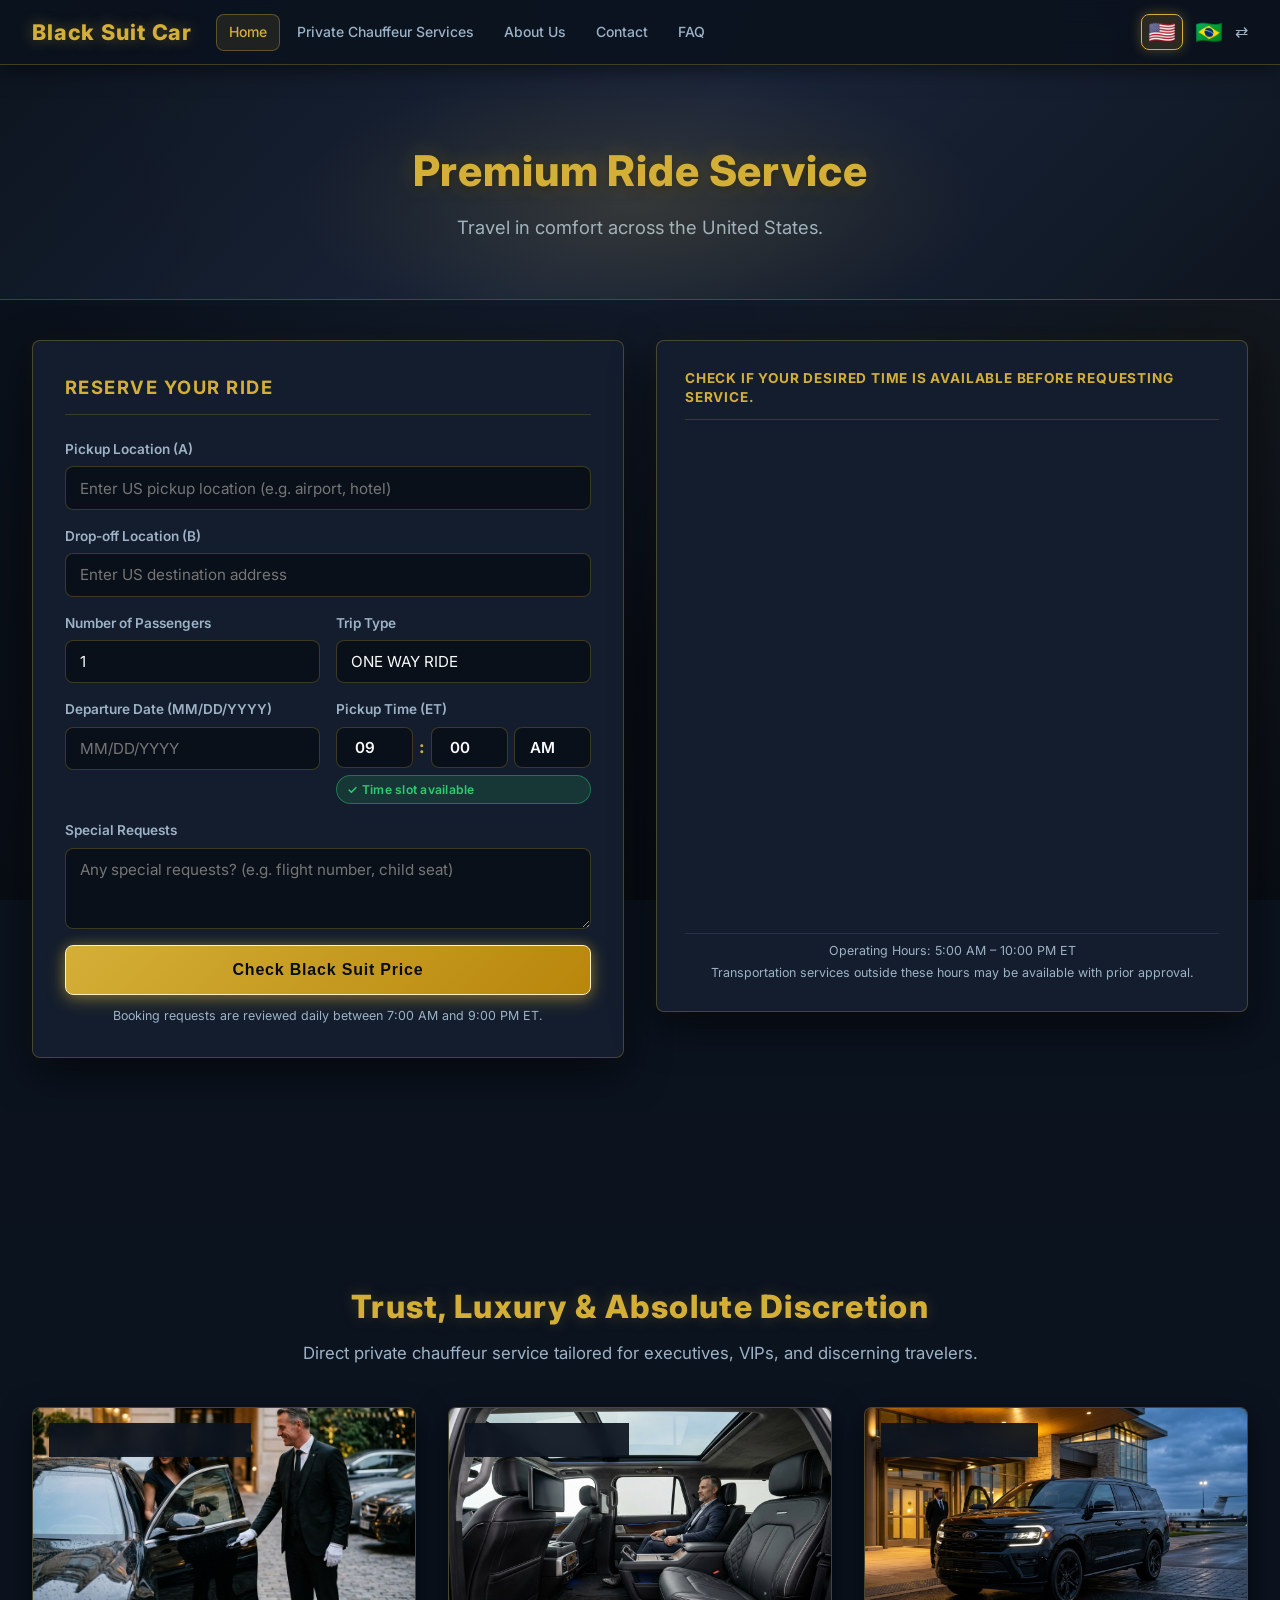
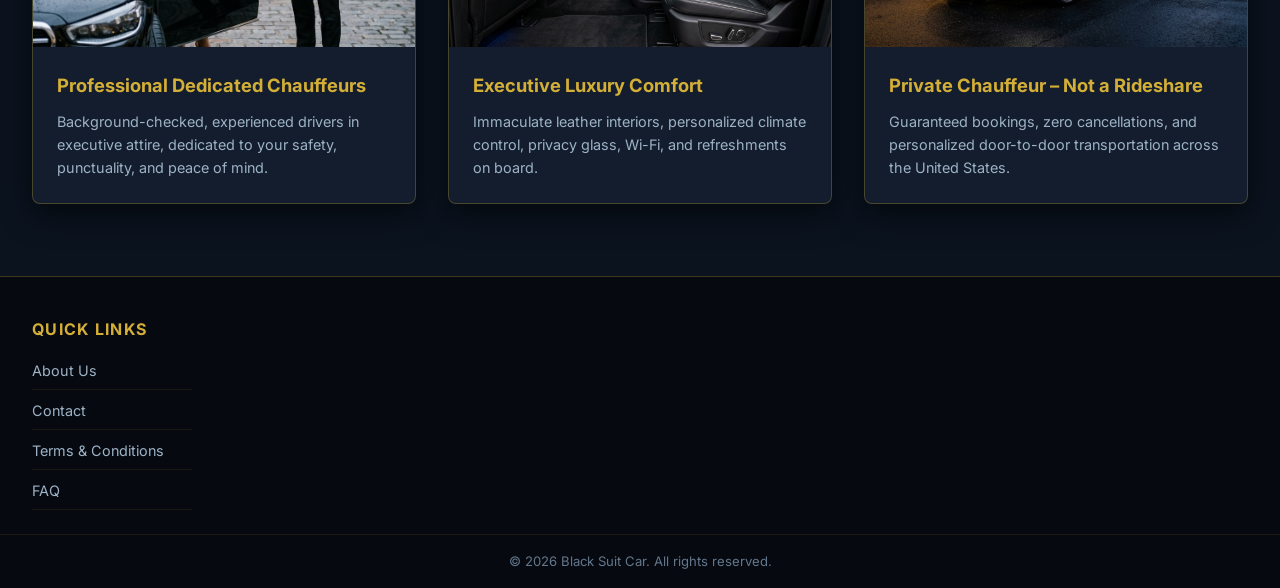
<file: index.html>
<!--Se for fazer uma coisa faça bem feito, se não nem saia de casa! V1.0 - Gustavo Pereira Zanardi 22/08/2026-->
<!DOCTYPE html>
<html lang="en">
<head>
  <meta charset="UTF-8" />
  <meta http-equiv="X-UA-Compatible" content="IE=edge" />
  <meta name="viewport" content="width=device-width, initial-scale=1.0, viewport-fit=cover" />
  <title>Black Suit Car - Reserve Your Ride</title>
  <meta name="description" content="Reserve a premium car ride in the US or Brazil. bilingual landing page with calendar and map integration." />
  <link rel="stylesheet" href="reset.css" />
  <link rel="stylesheet" href="style.css" />
  <link href="https://fonts.googleapis.com/css2?family=Inter:wght@400;600;700&display=swap" rel="stylesheet" />
</head>
<body>
  <header class="site-header">
    <a href="index.html" class="logo">Black Suit Car</a>

    <!-- Hamburger toggle (mobile) -->
    <button class="nav-toggle" id="navToggle" aria-label="Toggle menu" aria-expanded="false" aria-controls="mainNav">
      <span class="burger-line"></span>
      <span class="burger-line"></span>
      <span class="burger-line"></span>
    </button>

    <nav class="main-nav" id="mainNav" aria-label="Main navigation">
      <a href="index.html"    data-i18n="navHome" class="active">Home</a>
      <a href="services.html" data-i18n="navServices">Private Chauffeur Services</a>
      <a href="about.html"    data-i18n="navAbout">About Us</a>
      <a href="contact.html"  data-i18n="navContact">Contact</a>
      <a href="faq.html"      data-i18n="navFaq">FAQ</a>
    </nav>

    <nav class="lang-switcher" aria-label="Language selector">
      <button class="lang-btn" data-lang="en" aria-label="English">🇺🇸</button>
      <button class="lang-btn" data-lang="pt" aria-label="Português">🇧🇷</button>
      <span class="lang-indicator" aria-hidden="true">⇄</span>
    </nav>
  </header>

  <main class="main-content">
    <section class="hero">
      <h1 data-i18n="heroTitle">Premium Ride Service</h1>
      <p data-i18n="heroSubtitle">Travel in comfort across the US and Brazil.</p>
    </section>

    <div class="content-grid">
      <section class="reservation-form" aria-labelledby="formTitle">
        <h2 id="formTitle" data-i18n="formTitle">Reserve Your Ride</h2>
        <form id="rideForm" novalidate>
          <div class="form-group">
            <label for="pickup" data-i18n="pickupLabel">Pickup Location (A)</label>
            <input type="text" id="pickup" name="pickup" required
              list="usLocationsList"
              autocomplete="off"
              spellcheck="false"
              data-i18n-placeholder="pickupPlaceholder"
              placeholder="Enter US pickup location (e.g. airport, hotel)" />
            <span class="field-error" id="pickupError" aria-live="polite"></span>
          </div>
          <div class="form-group">
            <label for="dropoff" data-i18n="dropoffLabel">Drop-off Location (B)</label>
            <input type="text" id="dropoff" name="dropoff" required
              list="usLocationsList"
              autocomplete="off"
              spellcheck="false"
              data-i18n-placeholder="dropoffPlaceholder"
              placeholder="Enter US destination address" />
            <span class="field-error" id="dropoffError" aria-live="polite"></span>
          </div>

          <!-- US Popular Airports & City Hubs Suggestions -->
          <datalist id="usLocationsList">
            <option value="Miami International Airport (MIA), Miami, FL"></option>
            <option value="Fort Lauderdale-Hollywood International Airport (FLL), FL"></option>
            <option value="Orlando International Airport (MCO), Orlando, FL"></option>
            <option value="John F. Kennedy International Airport (JFK), New York, NY"></option>
            <option value="LaGuardia Airport (LGA), New York, NY"></option>
            <option value="Newark Liberty International Airport (EWR), Newark, NJ"></option>
            <option value="Los Angeles International Airport (LAX), Los Angeles, CA"></option>
            <option value="Hartsfield-Jackson Atlanta International Airport (ATL), GA"></option>
            <option value="O'Hare International Airport (ORD), Chicago, IL"></option>
            <option value="Dallas/Fort Worth International Airport (DFW), TX"></option>
            <option value="Boston Logan International Airport (BOS), Boston, MA"></option>
            <option value="San Francisco International Airport (SFO), CA"></option>
            <option value="South Beach, Miami Beach, FL"></option>
            <option value="Brickell, Miami, FL"></option>
            <option value="Manhattan, New York, NY"></option>
            <option value="Downtown Orlando, FL"></option>
            <option value="Walt Disney World Resort, Orlando, FL"></option>
          </datalist>
          <div class="form-row">
            <div class="form-group form-group--half">
              <label for="passengers" data-i18n="passengersLabel">Number of Passengers</label>
              <input type="number" id="passengers" name="passengers"
                min="1" max="4" value="1" required
                autocomplete="off" />
            </div>
            <div class="form-group form-group--half">
              <label for="tripType" data-i18n="tripTypeLabel">Trip Type</label>
              <select id="tripType" name="tripType" required>
                <option value="ONE_WAY_RIDE" data-i18n="tripOptionOneWayRide">ONE WAY RIDE</option>
                <option value="ONE_WAY_TRIP" data-i18n="tripOptionOneWayTrip">ONE WAY TRIP</option>
                <option value="ROUND_TRIP_WITH_WAIT" data-i18n="tripOptionRoundTripWait">ROUND TRIP WITH DESTINATION WAIT</option>
                <option value="SCHEDULED_RETURN_TRIP" data-i18n="tripOptionScheduledReturn">SCHEDULED RETURN TRIP</option>
                <option value="LONG_DISTANCE_TRIP" data-i18n="tripOptionLongDistance">LONG-DISTANCE PRIVATE TRIP (110+ MILES)</option>
              </select>
            </div>
          </div>

          <div class="form-row">
            <div class="form-group form-group--date">
              <label for="date" data-i18n="dateLabel">Departure Date (MM/DD/YYYY)</label>
              <input type="text" id="date" name="date"
                placeholder="MM/DD/YYYY"
                data-i18n-placeholder="datePlaceholder"
                autocomplete="off"
                inputmode="numeric"
                required />
              <span class="field-error" id="dateError" aria-live="polite"></span>
            </div>

            <div class="form-group form-group--time">
              <label data-i18n="timeLabel">Pickup Time (ET)</label>
              <div class="time-selectors">
                <select id="pickupHour" aria-label="Hour">
                  <option value="01">01</option>
                  <option value="02">02</option>
                  <option value="03">03</option>
                  <option value="04">04</option>
                  <option value="05">05</option>
                  <option value="06">06</option>
                  <option value="07">07</option>
                  <option value="08">08</option>
                  <option value="09" selected>09</option>
                  <option value="10">10</option>
                  <option value="11">11</option>
                  <option value="12">12</option>
                </select>
                <span class="time-separator">:</span>
                <select id="pickupMinute" aria-label="Minute">
                  <option value="00" selected>00</option>
                  <option value="15">15</option>
                  <option value="30">30</option>
                  <option value="45">45</option>
                </select>
                <select id="pickupAmPm" aria-label="AM or PM">
                  <option value="AM" selected>AM</option>
                  <option value="PM">PM</option>
                </select>
              </div>
              <div class="time-status-pill" id="timeStatus" aria-live="polite"></div>
              <span class="field-error" id="timeError" aria-live="polite"></span>
            </div>
          </div>

          <div class="form-group">
            <label for="specialRequests" data-i18n="specialRequestsLabel">Observações (Special Requests)</label>
            <textarea id="specialRequests" name="specialRequests" rows="3" placeholder="Any special requests?" data-i18n-placeholder="specialRequestsPlaceholder"></textarea>
          </div>
          <button type="submit" class="cta-button" data-i18n="ctaButton">Check Black Suit Price</button>
          <p class="booking-notice" data-i18n="bookingReviewNotice">Booking requests are reviewed daily between 7:00 AM and 9:00 PM ET.</p>
        </form>
      </section>

      <section class="calendar-section" aria-label="Calendar">
        <p class="calendar-header" data-i18n="calendarHeader">CHECK IF YOUR DESIRED TIME IS AVAILABLE BEFORE REQUESTING SERVICE.</p>
        <iframe
          src="https://calendar.google.com/calendar/u/0/embed?src=info@blacksuitcar.com&ctz=America/New_York&mode=WEEK&showTitle=0&showNav=1&showPrint=0&showCalendars=0&showTz=0"
          style="border:0"
          width="100%"
          height="680"
          scrolling="yes"
          title="Black Suit Car - Weekly Availability"
          loading="lazy"
        ></iframe>
        <div class="calendar-footer">
          <p data-i18n="calendarHours">Operating Hours: <strong>5:00 AM – 10:00 PM ET</strong></p>
          <p data-i18n="calendarNote">Transportation services outside these hours may be available with prior approval.</p>
        </div>
      </section>
    </div>

    <!-- Trust Badges Strip -->
    <section class="trust-strip" aria-label="Trust and Security Badges">
      <div class="trust-strip-inner">
        <div class="trust-badge-item">
          <span class="trust-badge-icon">🛡️</span>
          <span class="trust-badge-text" data-i18n="badgeInsured">100% Commercially Licensed &amp; Insured</span>
        </div>
        <div class="trust-badge-item">
          <span class="trust-badge-icon">✈️</span>
          <span class="trust-badge-text" data-i18n="badgeTracking">Real-Time Flight &amp; Traffic Tracking</span>
        </div>
        <div class="trust-badge-item">
          <span class="trust-badge-icon">💳</span>
          <span class="trust-badge-text" data-i18n="badgeFixed">Fixed Upfront Rates – No Surge Pricing</span>
        </div>
        <div class="trust-badge-item">
          <span class="trust-badge-icon">🔒</span>
          <span class="trust-badge-text" data-i18n="badgePrivacy">Guaranteed Discretion &amp; VIP Privacy</span>
        </div>
      </div>
    </section>

    <!-- Trust & Credibility Visual Showcase -->
    <section class="trust-showcase" aria-labelledby="trustTitle">
      <div class="trust-showcase-header">
        <h2 id="trustTitle" data-i18n="trustPillarsTitle">Trust, Luxury &amp; Absolute Discretion</h2>
        <p data-i18n="trustPillarsSubtitle">Direct private chauffeur service tailored for executives, VIPs, and discerning travelers.</p>
      </div>

      <div class="trust-cards-grid">
        <article class="trust-card">
          <div class="trust-card-media">
            <img src="img-chauffeur.jpg" alt="Professional Chauffeur in Black Suit" loading="lazy" width="600" height="450" />
            <span class="trust-card-tag" data-i18n="trustCard1Badge">White-Glove Standard</span>
          </div>
          <div class="trust-card-body">
            <h3 data-i18n="trustCard1Title">Professional Dedicated Chauffeurs</h3>
            <p data-i18n="trustCard1Text">Background-checked, experienced drivers in executive attire, dedicated to your safety, punctuality, and peace of mind.</p>
          </div>
        </article>

        <article class="trust-card">
          <div class="trust-card-media">
            <img src="img-interior.jpg" alt="Luxury Ford Expedition Max First Class Interior" loading="lazy" width="600" height="450" />
            <span class="trust-card-tag" data-i18n="trustCard2Badge">First-Class Cabin</span>
          </div>
          <div class="trust-card-body">
            <h3 data-i18n="trustCard2Title">Executive Luxury Comfort</h3>
            <p data-i18n="trustCard2Text">Immaculate leather interiors, personalized climate control, privacy glass, Wi-Fi, and refreshments on board.</p>
          </div>
        </article>

        <article class="trust-card">
          <div class="trust-card-media">
            <img src="img-hero.jpg" alt="Black Luxury Ford Expedition Max Chauffeur Vehicle" loading="lazy" width="600" height="450" />
            <span class="trust-card-tag" data-i18n="trustCard3Badge">Direct &amp; Reliable</span>
          </div>
          <div class="trust-card-body">
            <h3 data-i18n="trustCard3Title">Private Chauffeur – Not a Rideshare</h3>
            <p data-i18n="trustCard3Text">Guaranteed bookings, zero cancellations, and personalized door-to-door transportation across the United States.</p>
          </div>
        </article>
      </div>
    </section>
  </main>

  <footer class="site-footer">
    <div class="footer-inner">

      <!-- Quick Links -->
      <div class="footer-col">
        <h3 class="footer-heading" data-i18n="footerQuickLinksTitle">Quick Links</h3>
        <ul class="footer-links">
          <li><a href="about.html"       data-i18n="footerAbout">About Us</a></li>
          <li><a href="contact.html"     data-i18n="footerContact">Contact</a></li>
          <li><a href="terms.html"       data-i18n="footerTerms">Terms &amp; Conditions</a></li>
          <li><a href="faq.html"         data-i18n="footerFaq">FAQ</a></li>
        </ul>
      </div>

    </div>

    <div class="footer-bottom">
      <p>&copy; <span id="year"></span> Black Suit Car. <span data-i18n="footerRights">All rights reserved.</span></p>
    </div>
  </footer>

  <!-- Busy Time Slot Alert Modal -->
  <div class="modal-overlay" id="busyModal" role="dialog" aria-modal="true" aria-hidden="true">
    <div class="modal-card">
      <div class="modal-icon">⚠️</div>
      <h3 class="modal-title" id="busyModalTitle" data-i18n="timeOccupiedAlertTitle">Selected Time is Occupied</h3>
      <p class="modal-message" id="busyModalMessage" data-i18n="timeOccupiedAlertMessage">The requested pickup time is currently marked as OCCUPIED on the weekly calendar. Please check the calendar on the right and select an open time slot.</p>
      <div class="modal-actions">
        <button type="button" class="cta-button modal-btn" id="busyModalClose">Choose Another Time</button>
      </div>
    </div>
  </div>

  <!-- Long-Distance Private Trip Modal (110+ Miles) -->
  <div class="modal-overlay" id="longDistanceModal" role="dialog" aria-modal="true" aria-hidden="true">
    <div class="modal-card long-distance-modal-card">
      <h2 class="long-distance-modal-title" data-i18n="longDistanceTitle">Long-Distance Private Trip</h2>
      <p class="long-distance-lead" data-i18n="longDistanceLead">This trip exceeds our 110-mile automatic pricing limit.</p>
      <p class="long-distance-body" data-i18n="longDistanceBody">Long-distance private transportation is still available, but requires a customized quote based on destination, duration, scheduling, and operational requirements.</p>
      <p class="long-distance-explore" data-i18n="longDistanceExplore">Explore our Long-Distance Private Trip services below.</p>
      <div class="modal-actions-stacked">
        <a href="request-service.html" class="modal-btn-gold" data-i18n="longDistanceBtnExplore">Explore Services</a>
        <button type="button" class="modal-btn-outline" id="longDistanceEditBtn" data-i18n="longDistanceBtnEdit">Edit Request</button>
      </div>
    </div>
  </div>

  <!-- Custom JS for i18n, date mask, and form handling -->
  <script src="script.js" defer></script>
</body>
</html>
</file>
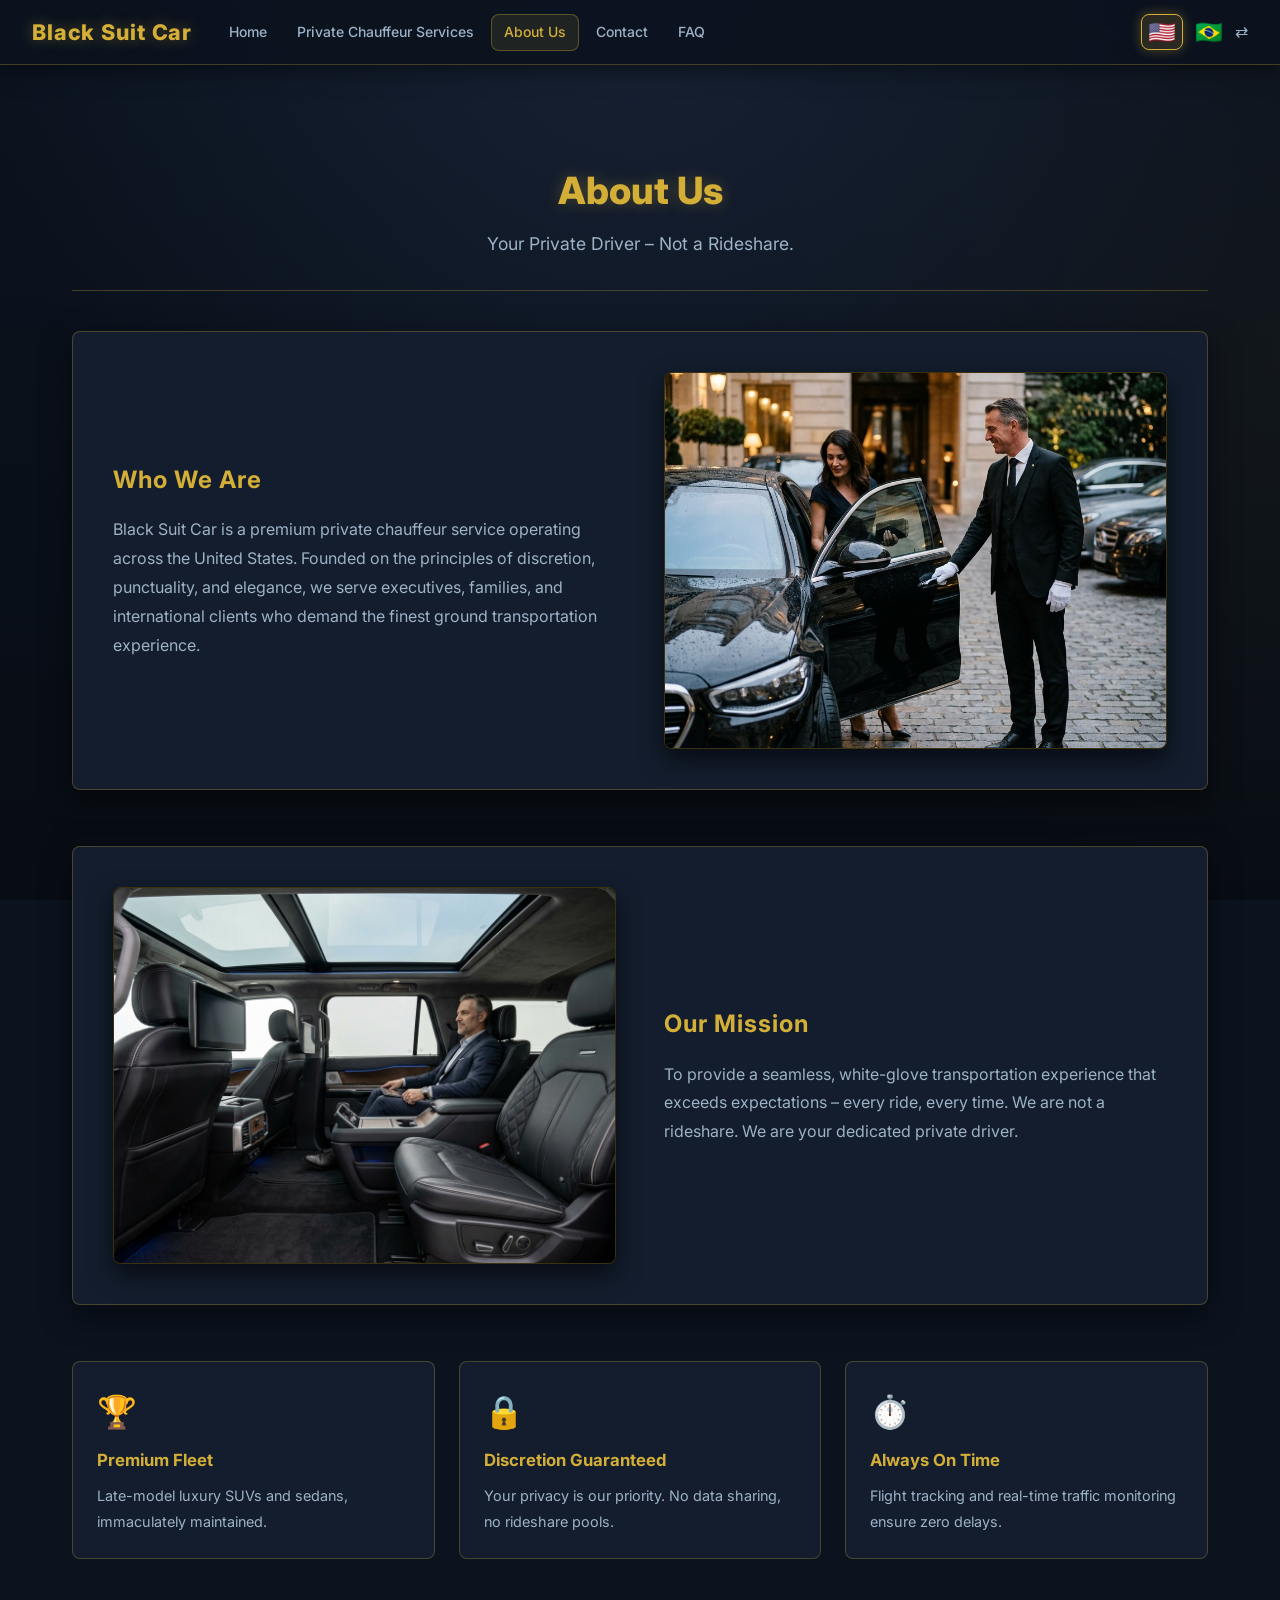
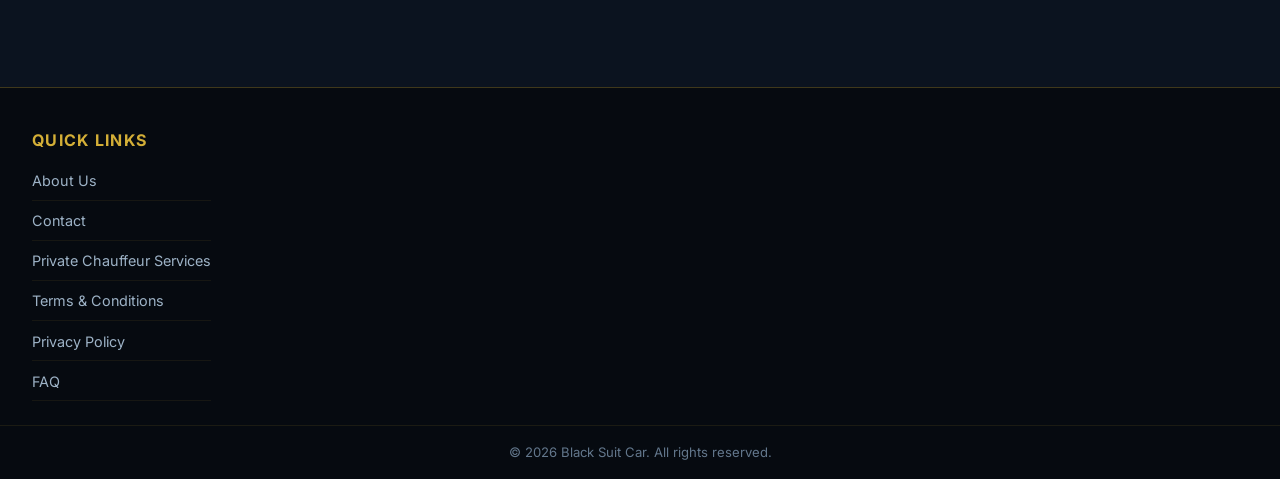
<file: about.html>
<!DOCTYPE html>
<html lang="en">
<head>
  <meta charset="UTF-8" />
  <meta name="viewport" content="width=device-width, initial-scale=1.0, viewport-fit=cover" />
  <title>About Us – Black Suit Car</title>
  <meta name="description" content="Learn about Black Suit Car – premium private chauffeur services in the United States." />
  <link rel="stylesheet" href="reset.css" />
  <link rel="stylesheet" href="style.css" />
  <link href="https://fonts.googleapis.com/css2?family=Inter:wght@400;600;700&display=swap" rel="stylesheet" />
</head>
<body>
  <header class="site-header">
    <a href="index.html" class="logo">Black Suit Car</a>
    <!-- Hamburger toggle (mobile) -->
    <button class="nav-toggle" id="navToggle" aria-label="Toggle menu" aria-expanded="false" aria-controls="mainNav">
      <span class="burger-line"></span>
      <span class="burger-line"></span>
      <span class="burger-line"></span>
    </button>

    <nav class="main-nav" id="mainNav" aria-label="Main navigation">
      <a href="index.html"    data-i18n="navHome">Home</a>
      <a href="services.html" data-i18n="navServices">Private Chauffeur Services</a>
      <a href="about.html"    data-i18n="navAbout" class="active">About Us</a>
      <a href="contact.html"  data-i18n="navContact">Contact</a>
      <a href="faq.html"      data-i18n="navFaq">FAQ</a>
    </nav>
    <nav class="lang-switcher" aria-label="Language selector">
      <button class="lang-btn" data-lang="en" aria-label="English">🇺🇸</button>
      <button class="lang-btn" data-lang="pt" aria-label="Português">🇧🇷</button>
      <span class="lang-indicator" aria-hidden="true">⇄</span>
    </nav>
  </header>

  <main class="page-content">
    <section class="page-hero">
      <h1 data-i18n="aboutHeroTitle">About Us</h1>
      <p data-i18n="aboutHeroSubtitle">Your Private Driver – Not a Rideshare.</p>
    </section>

    <!-- Visual Story Split 1: Who We Are + Chauffeur Image -->
    <section class="page-split">
      <div class="page-split-text">
        <h2 data-i18n="aboutWhoTitle">Who We Are</h2>
        <p data-i18n="aboutWhoText">Black Suit Car is a premium private chauffeur service operating across the United States. Founded on the principles of discretion, punctuality, and elegance, we serve executives, families, and international clients who demand the finest ground transportation experience.</p>
      </div>
      <div class="page-split-img">
        <img src="img-chauffeur.jpg" alt="Black Suit Car Executive Chauffeur" loading="lazy" width="600" height="450" />
      </div>
    </section>

    <!-- Visual Story Split 2: Interior Cabin + Mission -->
    <section class="page-split page-split--reverse">
      <div class="page-split-text">
        <h2 data-i18n="aboutMissionTitle">Our Mission</h2>
        <p data-i18n="aboutMissionText">To provide a seamless, white-glove transportation experience that exceeds expectations – every ride, every time. We are not a rideshare. We are your dedicated private driver.</p>
      </div>
      <div class="page-split-img">
        <img src="img-interior.jpg" alt="First Class Vehicle Interior" loading="lazy" width="600" height="450" />
      </div>
    </section>

    <section class="page-section page-section--grid">
      <div class="feature-card">
        <span class="feature-icon">🏆</span>
        <h3 data-i18n="aboutF1Title">Premium Fleet</h3>
        <p data-i18n="aboutF1Text">Late-model luxury SUVs and sedans, immaculately maintained.</p>
      </div>
      <div class="feature-card">
        <span class="feature-icon">🔒</span>
        <h3 data-i18n="aboutF2Title">Discretion Guaranteed</h3>
        <p data-i18n="aboutF2Text">Your privacy is our priority. No data sharing, no rideshare pools.</p>
      </div>
      <div class="feature-card">
        <span class="feature-icon">⏱️</span>
        <h3 data-i18n="aboutF3Title">Always On Time</h3>
        <p data-i18n="aboutF3Text">Flight tracking and real-time traffic monitoring ensure zero delays.</p>
      </div>
    </section>
  </main>

  <footer class="site-footer">
    <div class="footer-inner">
      <div class="footer-col">
        <h3 class="footer-heading" data-i18n="footerQuickLinksTitle">Quick Links</h3>
        <ul class="footer-links">
          <li><a href="about.html"    data-i18n="footerAbout">About Us</a></li>
          <li><a href="contact.html"  data-i18n="footerContact">Contact</a></li>
          <li><a href="services.html" data-i18n="footerServices">Private Chauffeur Services</a></li>
          <li><a href="terms.html"    data-i18n="footerTerms">Terms &amp; Conditions</a></li>
          <li><a href="privacy.html"  data-i18n="footerPrivacy">Privacy Policy</a></li>
          <li><a href="faq.html"      data-i18n="footerFaq">FAQ</a></li>
        </ul>
      </div>
    </div>
    <div class="footer-bottom">
      <p>&copy; <span id="year"></span> Black Suit Car. <span data-i18n="footerRights">All rights reserved.</span></p>
    </div>
  </footer>

  <script src="script.js" defer></script>
</body>
</html>
</file>
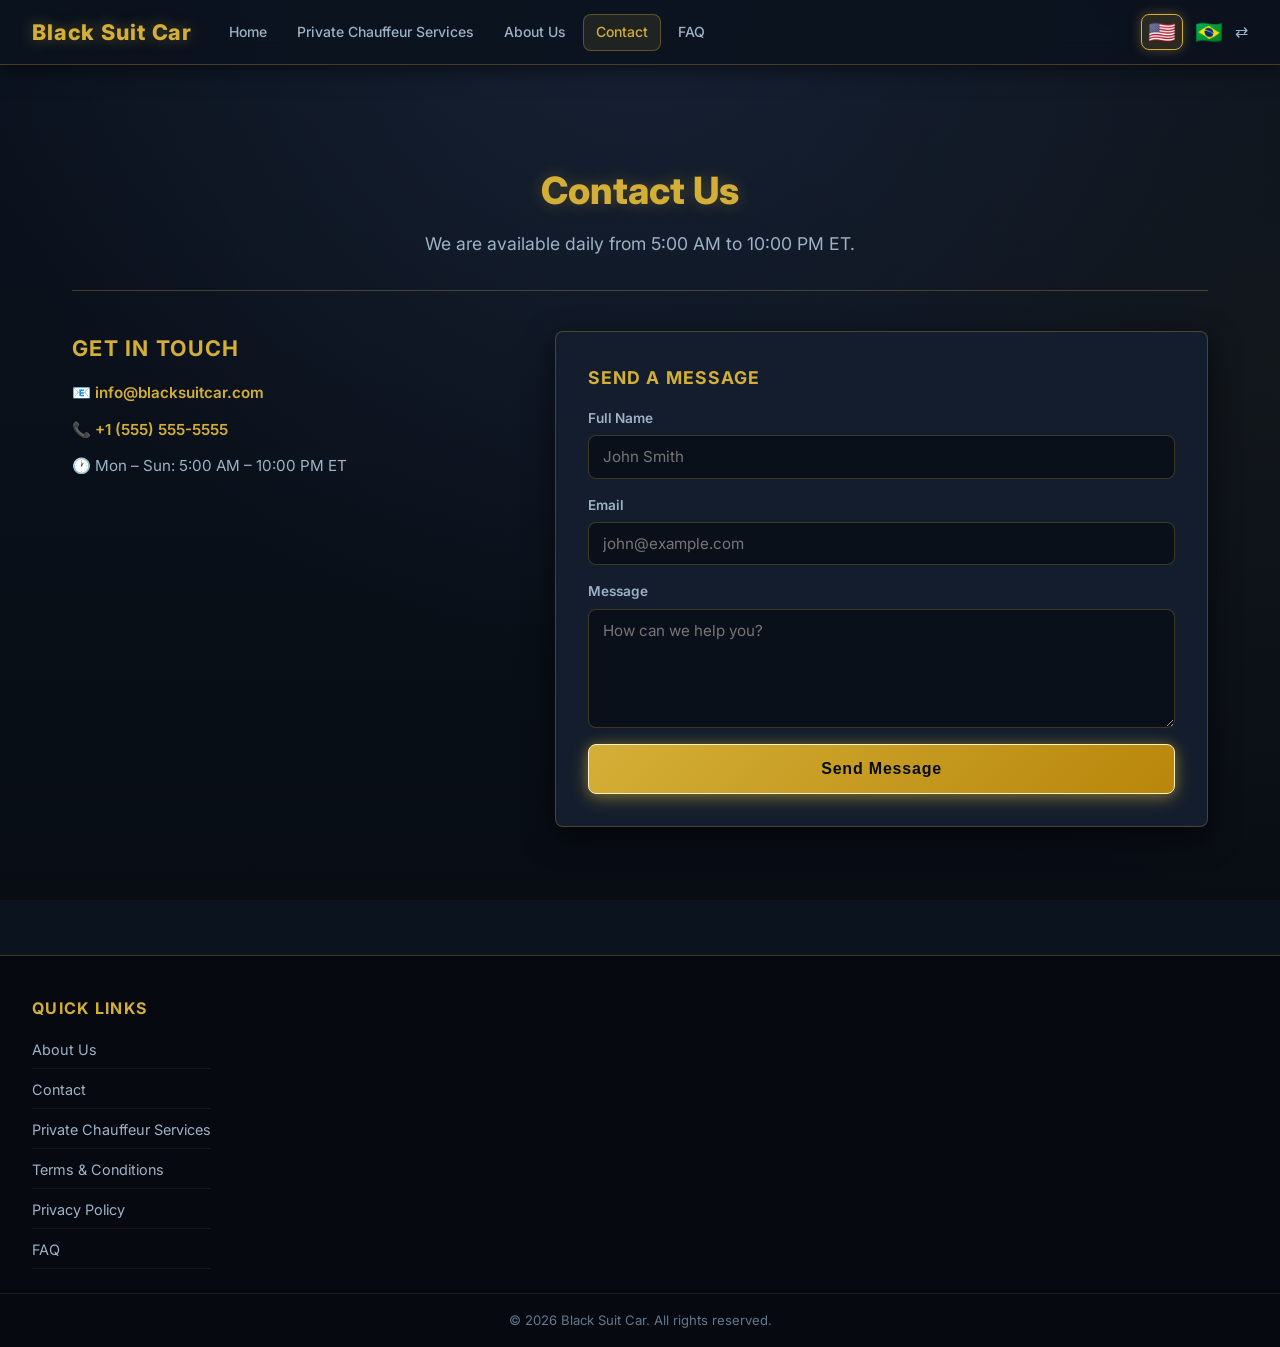
<file: contact.html>
<!DOCTYPE html>
<html lang="en">
<head>
  <meta charset="UTF-8" />
  <meta name="viewport" content="width=device-width, initial-scale=1.0, viewport-fit=cover" />
  <title>Contact – Black Suit Car</title>
  <meta name="description" content="Contact Black Suit Car for private chauffeur bookings and inquiries." />
  <link rel="stylesheet" href="reset.css" />
  <link rel="stylesheet" href="style.css" />
  <link href="https://fonts.googleapis.com/css2?family=Inter:wght@400;600;700&display=swap" rel="stylesheet" />
</head>
<body>
  <header class="site-header">
    <a href="index.html" class="logo">Black Suit Car</a>
    <!-- Hamburger toggle (mobile) -->
    <button class="nav-toggle" id="navToggle" aria-label="Toggle menu" aria-expanded="false" aria-controls="mainNav">
      <span class="burger-line"></span>
      <span class="burger-line"></span>
      <span class="burger-line"></span>
    </button>

    <nav class="main-nav" id="mainNav" aria-label="Main navigation">
      <a href="index.html"    data-i18n="navHome">Home</a>
      <a href="services.html" data-i18n="navServices">Private Chauffeur Services</a>
      <a href="about.html"    data-i18n="navAbout">About Us</a>
      <a href="contact.html"  data-i18n="navContact" class="active">Contact</a>
      <a href="faq.html"      data-i18n="navFaq">FAQ</a>
    </nav>
    <nav class="lang-switcher" aria-label="Language selector">
      <button class="lang-btn" data-lang="en" aria-label="English">🇺🇸</button>
      <button class="lang-btn" data-lang="pt" aria-label="Português">🇧🇷</button>
      <span class="lang-indicator" aria-hidden="true">⇄</span>
    </nav>
  </header>

  <main class="page-content">
    <section class="page-hero">
      <h1 data-i18n="contactHeroTitle">Contact Us</h1>
      <p data-i18n="contactHeroSubtitle">We are available daily from 5:00 AM to 10:00 PM ET.</p>
    </section>

    <section class="page-section contact-grid">
      <div class="contact-info">
        <h2 data-i18n="contactInfoTitle">Get in Touch</h2>
        <ul class="contact-details">
          <li>📧 <a href="mailto:info@blacksuitcar.com">info@blacksuitcar.com</a></li>
          <li>📞 <a href="tel:+15555555555">+1 (555) 555-5555</a></li>
          <li>🕐 <span data-i18n="contactHours">Mon – Sun: 5:00 AM – 10:00 PM ET</span></li>
        </ul>
      </div>

      <div class="contact-form-wrap">
        <h2 data-i18n="contactFormTitle">Send a Message</h2>
        <form id="contactForm" novalidate>
          <div class="form-group">
            <label for="cName" data-i18n="contactName">Full Name</label>
            <input type="text" id="cName" name="name" required autocomplete="name"
              placeholder="John Smith" data-i18n-placeholder="contactNamePlaceholder" />
          </div>
          <div class="form-group">
            <label for="cEmail" data-i18n="contactEmail">Email</label>
            <input type="email" id="cEmail" name="email" required autocomplete="email"
              placeholder="john@example.com" data-i18n-placeholder="contactEmailPlaceholder" />
          </div>
          <div class="form-group">
            <label for="cMessage" data-i18n="contactMessage">Message</label>
            <textarea id="cMessage" name="message" rows="5" required
              placeholder="How can we help you?" data-i18n-placeholder="contactMessagePlaceholder"></textarea>
          </div>
          <button type="submit" class="cta-button" data-i18n="contactSubmit">Send Message</button>
        </form>
      </div>
    </section>
  </main>

  <footer class="site-footer">
    <div class="footer-inner">
      <div class="footer-col">
        <h3 class="footer-heading" data-i18n="footerQuickLinksTitle">Quick Links</h3>
        <ul class="footer-links">
          <li><a href="about.html"    data-i18n="footerAbout">About Us</a></li>
          <li><a href="contact.html"  data-i18n="footerContact">Contact</a></li>
          <li><a href="services.html" data-i18n="footerServices">Private Chauffeur Services</a></li>
          <li><a href="terms.html"    data-i18n="footerTerms">Terms &amp; Conditions</a></li>
          <li><a href="privacy.html"  data-i18n="footerPrivacy">Privacy Policy</a></li>
          <li><a href="faq.html"      data-i18n="footerFaq">FAQ</a></li>
        </ul>
      </div>
    </div>
    <div class="footer-bottom">
      <p>&copy; <span id="year"></span> Black Suit Car. <span data-i18n="footerRights">All rights reserved.</span></p>
    </div>
  </footer>

  <script src="script.js" defer></script>
</body>
</html>
</file>
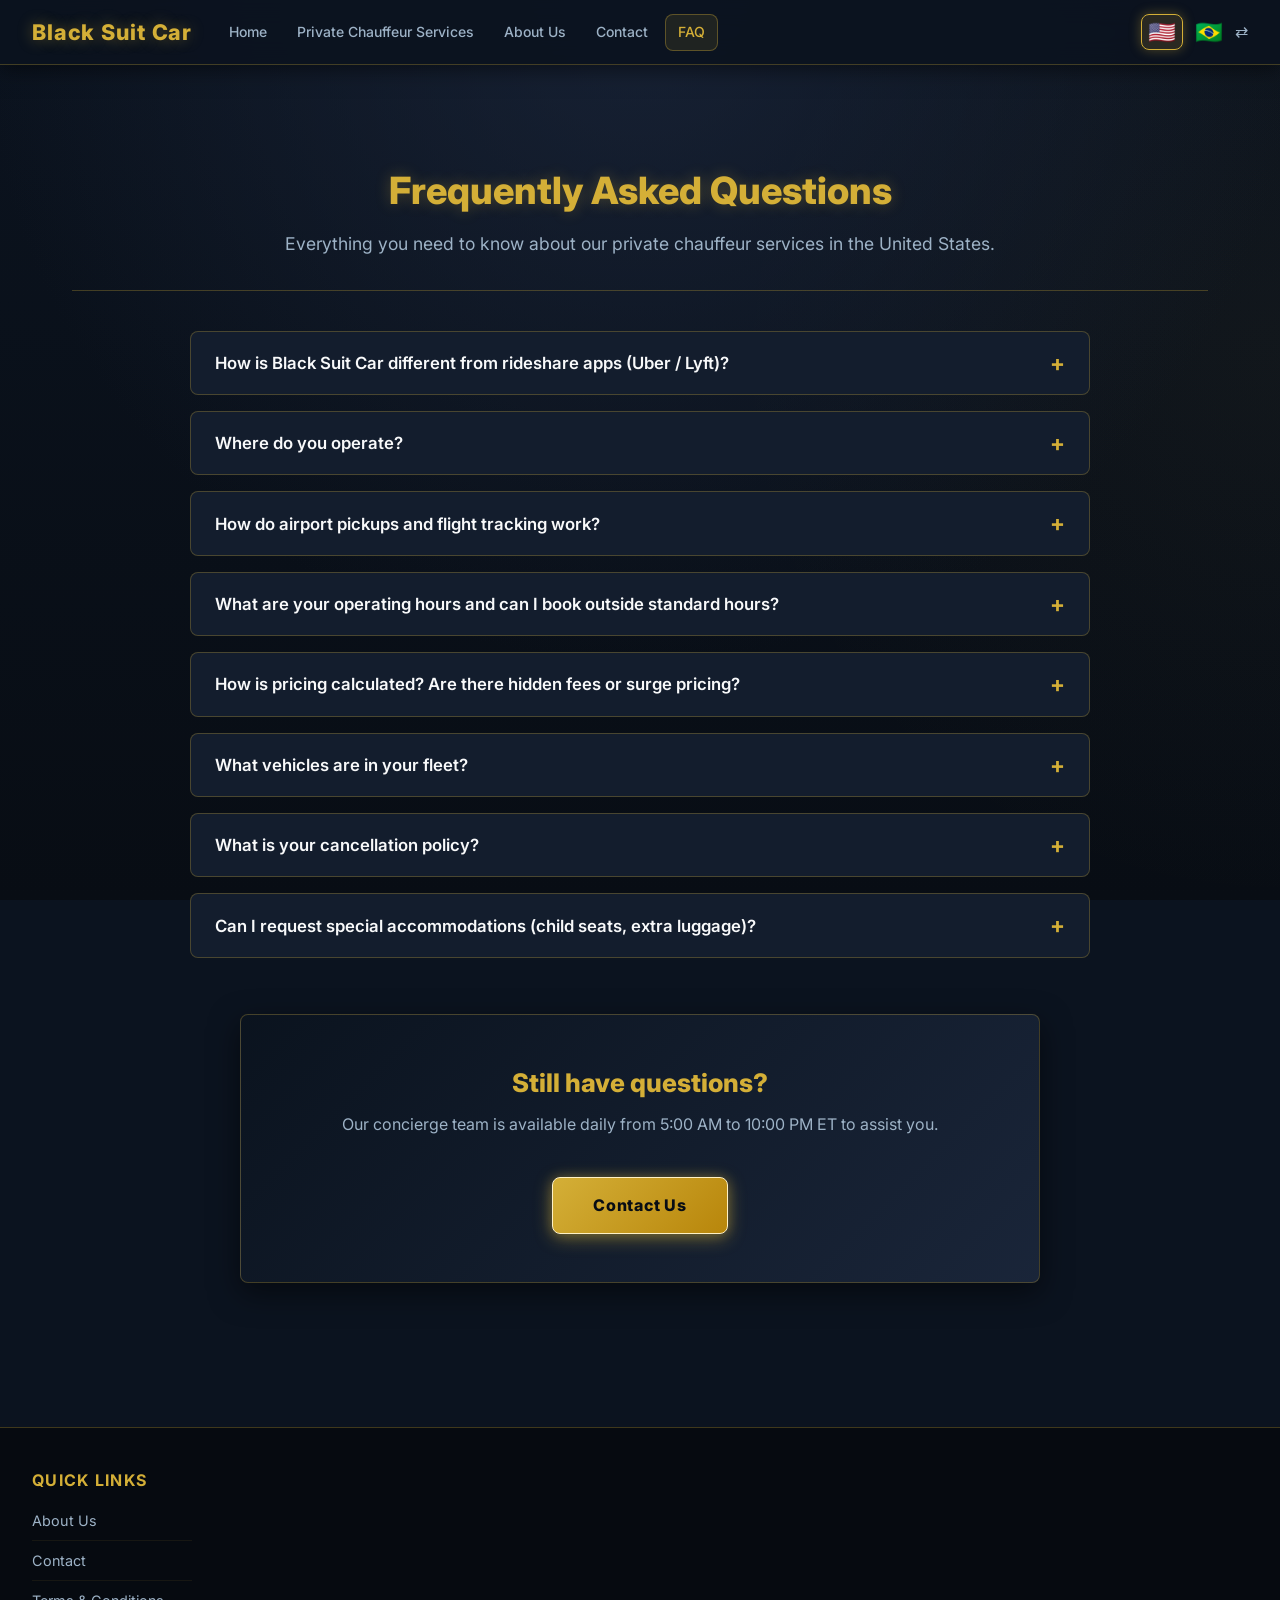
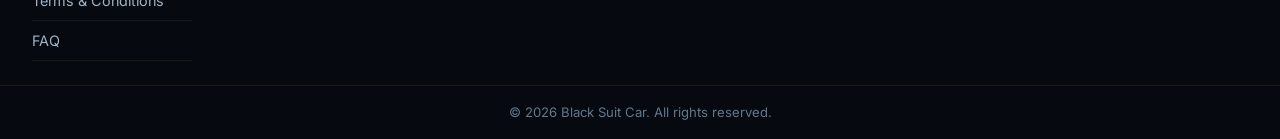
<file: faq.html>
<!DOCTYPE html>
<html lang="en">
<head>
  <meta charset="UTF-8" />
  <meta name="viewport" content="width=device-width, initial-scale=1.0, viewport-fit=cover" />
  <title>FAQ – Black Suit Car</title>
  <meta name="description" content="Frequently asked questions about Black Suit Car private chauffeur service in the United States." />
  <link rel="stylesheet" href="reset.css" />
  <link rel="stylesheet" href="style.css" />
  <link href="https://fonts.googleapis.com/css2?family=Inter:wght@400;600;700&display=swap" rel="stylesheet" />
</head>
<body>
  <header class="site-header">
    <a href="index.html" class="logo">Black Suit Car</a>

    <!-- Hamburger toggle (mobile) -->
    <button class="nav-toggle" id="navToggle" aria-label="Toggle menu" aria-expanded="false" aria-controls="mainNav">
      <span class="burger-line"></span>
      <span class="burger-line"></span>
      <span class="burger-line"></span>
    </button>

    <nav class="main-nav" id="mainNav" aria-label="Main navigation">
      <a href="index.html"    data-i18n="navHome">Home</a>
      <a href="services.html" data-i18n="navServices">Private Chauffeur Services</a>
      <a href="about.html"    data-i18n="navAbout">About Us</a>
      <a href="contact.html"  data-i18n="navContact">Contact</a>
      <a href="faq.html"      data-i18n="navFaq" class="active">FAQ</a>
    </nav>

    <nav class="lang-switcher" aria-label="Language selector">
      <button class="lang-btn" data-lang="en" aria-label="English">🇺🇸</button>
      <button class="lang-btn" data-lang="pt" aria-label="Português">🇧🇷</button>
      <span class="lang-indicator" aria-hidden="true">⇄</span>
    </nav>
  </header>

  <main class="page-content">
    <section class="page-hero">
      <h1 data-i18n="faqHeroTitle">Frequently Asked Questions</h1>
      <p data-i18n="faqHeroSubtitle">Everything you need to know about our private chauffeur services in the United States.</p>
    </section>

    <!-- FAQ Accordion -->
    <section class="faq-container" aria-label="Frequently Asked Questions list">
      <div class="faq-accordion" id="faqAccordion">

        <div class="faq-item">
          <button type="button" class="faq-question" aria-expanded="false">
            <span data-i18n="faqQ1">How is Black Suit Car different from rideshare apps (Uber / Lyft)?</span>
            <span class="faq-icon" aria-hidden="true">+</span>
          </button>
          <div class="faq-answer">
            <p data-i18n="faqA1">Unlike rideshare apps with random drivers and fluctuating surge rates, Black Suit Car is a dedicated, white-glove private chauffeur service. You receive a guaranteed luxury black SUV or sedan, a vetted professional driver in executive attire, flight tracking with complimentary wait time, and fixed upfront pricing with zero cancellations.</p>
          </div>
        </div>

        <div class="faq-item">
          <button type="button" class="faq-question" aria-expanded="false">
            <span data-i18n="faqQ2">Where do you operate?</span>
            <span class="faq-icon" aria-hidden="true">+</span>
          </button>
          <div class="faq-answer">
            <p data-i18n="faqA2">We operate exclusively within the United States, providing private airport transfers, city-to-city rides, corporate travel, and hourly chauffeur services in major metropolitan areas.</p>
          </div>
        </div>

        <div class="faq-item">
          <button type="button" class="faq-question" aria-expanded="false">
            <span data-i18n="faqQ3">How do airport pickups and flight tracking work?</span>
            <span class="faq-icon" aria-hidden="true">+</span>
          </button>
          <div class="faq-answer">
            <p data-i18n="faqA3">We monitor your flight status in real time. If your flight is delayed or arrives early, your chauffeur automatically adjusts the pickup schedule. For airport transfers, we include complimentary wait time and meet you at the designated terminal pickup area.</p>
          </div>
        </div>

        <div class="faq-item">
          <button type="button" class="faq-question" aria-expanded="false">
            <span data-i18n="faqQ4">What are your operating hours and can I book outside standard hours?</span>
            <span class="faq-icon" aria-hidden="true">+</span>
          </button>
          <div class="faq-answer">
            <p data-i18n="faqA4">Our standard operating hours are 5:00 AM to 10:00 PM Eastern Time (ET). Transportation services outside these hours (late night or early dawn) are available upon advance reservation and prior approval.</p>
          </div>
        </div>

        <div class="faq-item">
          <button type="button" class="faq-question" aria-expanded="false">
            <span data-i18n="faqQ5">How is pricing calculated? Are there hidden fees or surge pricing?</span>
            <span class="faq-icon" aria-hidden="true">+</span>
          </button>
          <div class="faq-answer">
            <p data-i18n="faqA5">Our pricing is transparent and all-inclusive. You will receive a fixed rate before confirming your ride, with no surge pricing, hidden taxes, or surprise fees.</p>
          </div>
        </div>

        <div class="faq-item">
          <button type="button" class="faq-question" aria-expanded="false">
            <span data-i18n="faqQ6">What vehicles are in your fleet?</span>
            <span class="faq-icon" aria-hidden="true">+</span>
          </button>
          <div class="faq-answer">
            <p data-i18n="faqA6">Our fleet features late-model luxury Black Ford Expedition Max SUVs with premium perforated leather seating, tri-zone climate control, privacy glass, Wi-Fi, and complimentary refreshments.</p>
          </div>
        </div>

        <div class="faq-item">
          <button type="button" class="faq-question" aria-expanded="false">
            <span data-i18n="faqQ7">What is your cancellation policy?</span>
            <span class="faq-icon" aria-hidden="true">+</span>
          </button>
          <div class="faq-answer">
            <p data-i18n="faqA7">You can cancel or reschedule your ride with advance notice. Please contact our team as early as possible to adjust your booking without penalty.</p>
          </div>
        </div>

        <div class="faq-item">
          <button type="button" class="faq-question" aria-expanded="false">
            <span data-i18n="faqQ8">Can I request special accommodations (child seats, extra luggage)?</span>
            <span class="faq-icon" aria-hidden="true">+</span>
          </button>
          <div class="faq-answer">
            <p data-i18n="faqA8">Yes! You can specify any special requests (child booster/car seats, extra luggage capacity, flight details, or specific route preferences) in the Special Requests field when booking.</p>
          </div>
        </div>

      </div>
    </section>

    <!-- Still Have Questions CTA -->
    <section class="faq-cta">
      <h2 data-i18n="faqCtaTitle">Still have questions?</h2>
      <p data-i18n="faqCtaText">Our concierge team is available daily from 5:00 AM to 10:00 PM ET to assist you.</p>
      <a href="contact.html" class="cta-button" style="display:inline-block;width:auto;padding:0.9rem 2.5rem;" data-i18n="faqCtaBtn">Contact Us</a>
    </section>
  </main>

  <footer class="site-footer">
    <div class="footer-inner">
      <div class="footer-col">
        <h3 class="footer-heading" data-i18n="footerQuickLinksTitle">Quick Links</h3>
        <ul class="footer-links">
          <li><a href="about.html"       data-i18n="footerAbout">About Us</a></li>
          <li><a href="contact.html"     data-i18n="footerContact">Contact</a></li>
          <li><a href="terms.html"       data-i18n="footerTerms">Terms &amp; Conditions</a></li>
          <li><a href="faq.html"         data-i18n="footerFaq">FAQ</a></li>
        </ul>
      </div>
    </div>
    <div class="footer-bottom">
      <p>&copy; <span id="year"></span> Black Suit Car. <span data-i18n="footerRights">All rights reserved.</span></p>
    </div>
  </footer>

  <script src="script.js" defer></script>
</body>
</html>
</file>
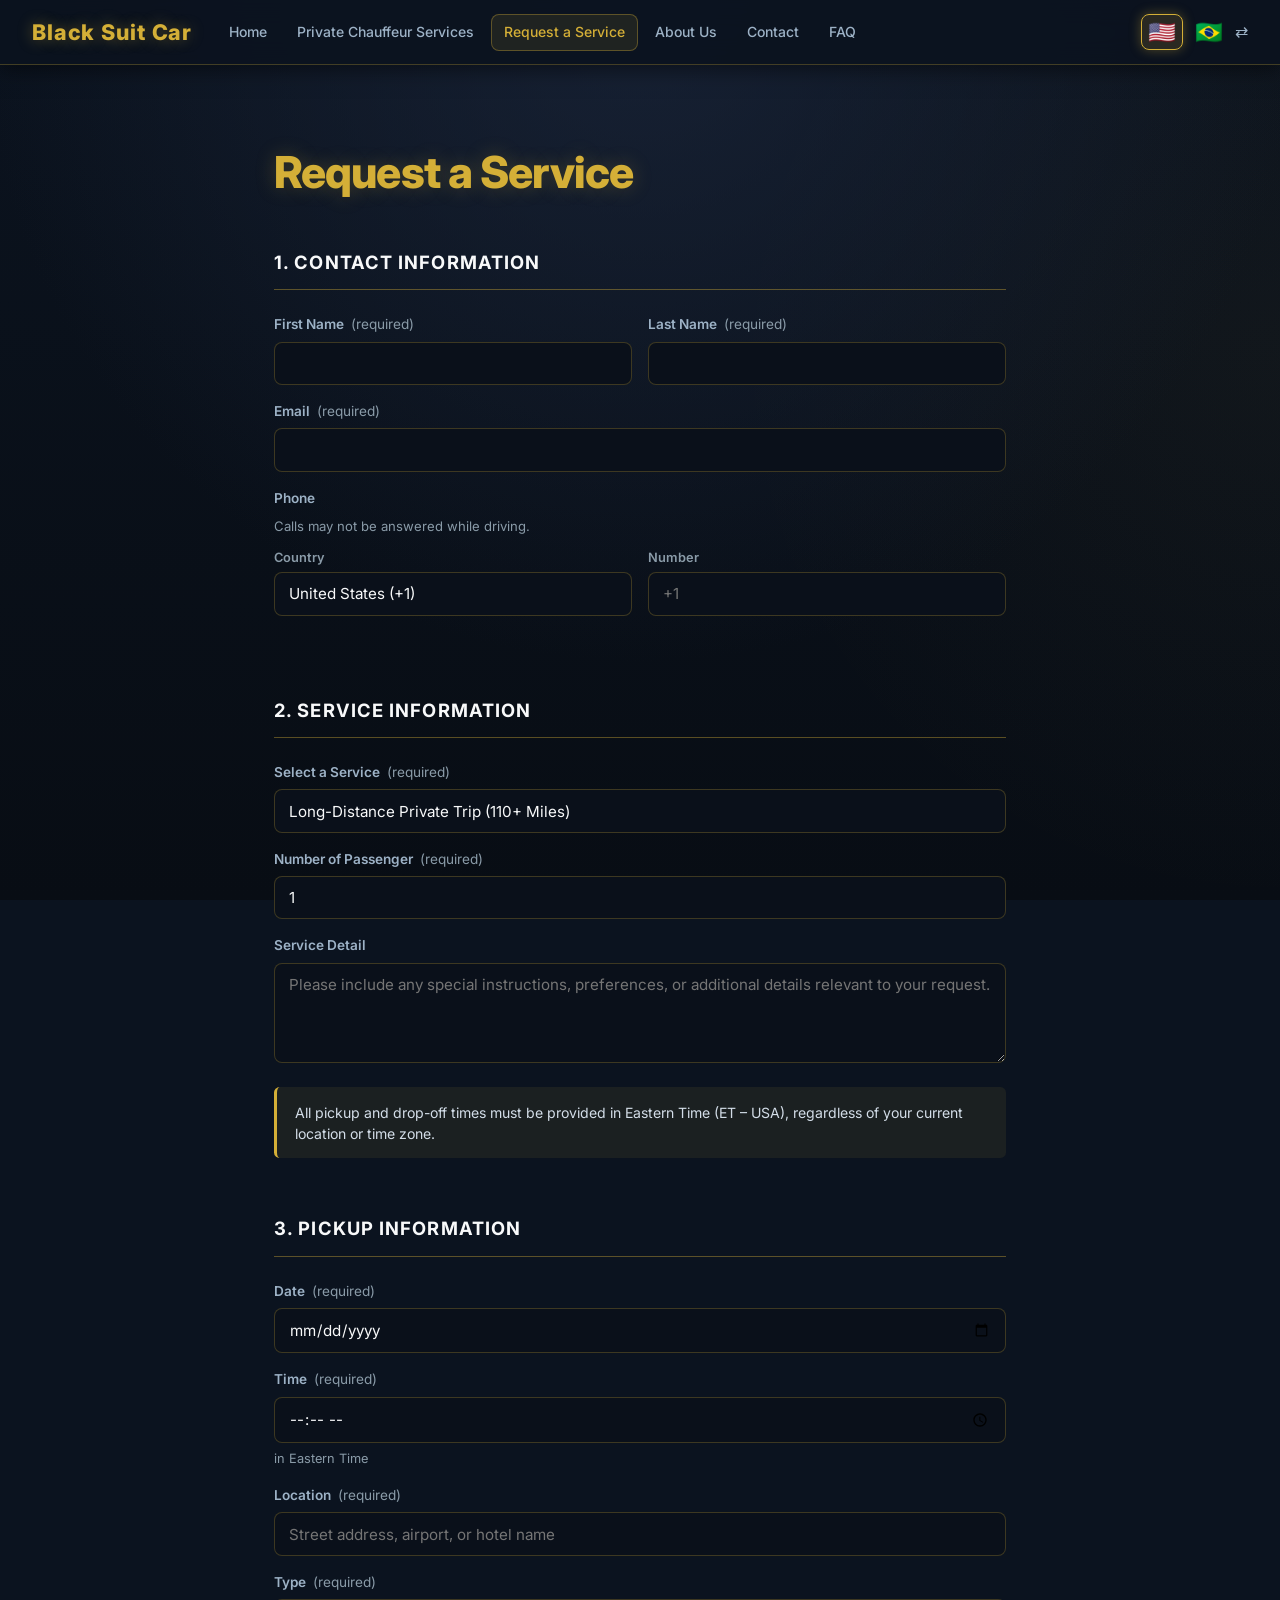
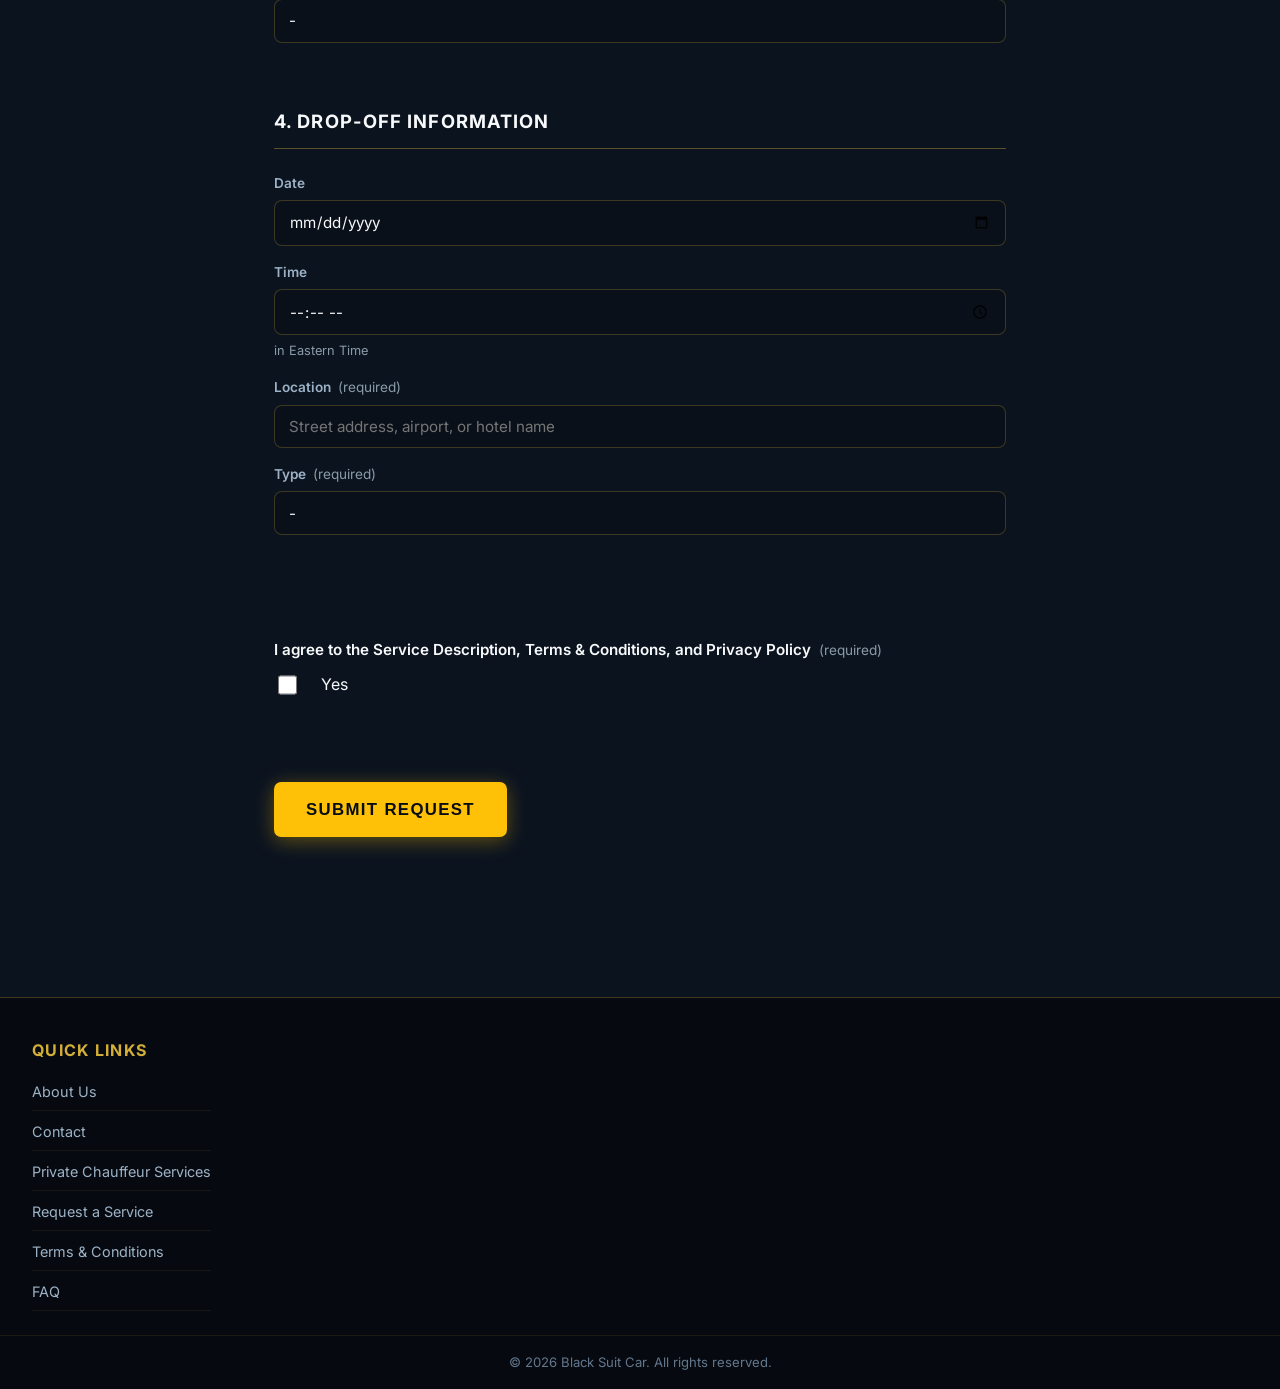
<file: request-service.html>
<!DOCTYPE html>
<html lang="en">
<head>
  <meta charset="UTF-8" />
  <meta name="viewport" content="width=device-width, initial-scale=1.0, viewport-fit=cover" />
  <title>Request a Service – Black Suit Car</title>
  <meta name="description" content="Request a private chauffeur service for long-distance trips over 110 miles, city-to-city transfers, and VIP ground transportation across the United States." />
  <link rel="stylesheet" href="reset.css" />
  <link rel="stylesheet" href="style.css" />
  <link href="https://fonts.googleapis.com/css2?family=Inter:wght@400;500;600;700;800&display=swap" rel="stylesheet" />
</head>
<body>
  <header class="site-header">
    <a href="index.html" class="logo">Black Suit Car</a>

    <!-- Hamburger toggle (mobile) -->
    <button class="nav-toggle" id="navToggle" aria-label="Toggle menu" aria-expanded="false" aria-controls="mainNav">
      <span class="burger-line"></span>
      <span class="burger-line"></span>
      <span class="burger-line"></span>
    </button>

    <nav class="main-nav" id="mainNav" aria-label="Main navigation">
      <a href="index.html"            data-i18n="navHome">Home</a>
      <a href="services.html"         data-i18n="navServices">Private Chauffeur Services</a>
      <a href="request-service.html"  data-i18n="navRequestService" class="active">Request a Service</a>
      <a href="about.html"            data-i18n="navAbout">About Us</a>
      <a href="contact.html"          data-i18n="navContact">Contact</a>
      <a href="faq.html"              data-i18n="navFaq">FAQ</a>
    </nav>

    <nav class="lang-switcher" aria-label="Language selector">
      <button class="lang-btn" data-lang="en" aria-label="English">🇺🇸</button>
      <button class="lang-btn" data-lang="pt" aria-label="Português">🇧🇷</button>
      <span class="lang-indicator" aria-hidden="true">⇄</span>
    </nav>
  </header>

  <main class="page-content">
    <div class="service-request-container">
      <h1 class="service-request-main-title" data-i18n="reqMainTitle">Request a Service</h1>

      <form id="customServiceForm" class="service-request-form" novalidate>

        <!-- ================= 1. CONTACT INFORMATION ================= -->
        <fieldset class="service-fieldset">
          <legend class="service-section-heading" data-i18n="reqSec1Title">1. CONTACT INFORMATION</legend>

          <div class="form-row">
            <div class="form-group form-group--half">
              <label for="reqFirstName">
                <span data-i18n="reqFirstNameLabel">First Name</span> <span class="required-badge" data-i18n="reqRequiredText">(required)</span>
              </label>
              <input type="text" id="reqFirstName" name="firstName" required autocomplete="given-name" />
            </div>

            <div class="form-group form-group--half">
              <label for="reqLastName">
                <span data-i18n="reqLastNameLabel">Last Name</span> <span class="required-badge" data-i18n="reqRequiredText">(required)</span>
              </label>
              <input type="text" id="reqLastName" name="lastName" required autocomplete="family-name" />
            </div>
          </div>

          <div class="form-group">
            <label for="reqEmail">
              <span data-i18n="reqEmailLabel">Email</span> <span class="required-badge" data-i18n="reqRequiredText">(required)</span>
            </label>
            <input type="email" id="reqEmail" name="email" required autocomplete="email" />
          </div>

          <div class="form-group">
            <label>
              <span data-i18n="reqPhoneLabel">Phone</span>
            </label>
            <p class="service-field-note" data-i18n="reqPhoneNote">Calls may not be answered while driving.</p>
            <div class="form-row phone-row">
              <div class="form-group form-group--country">
                <label for="reqCountry" class="sub-label" data-i18n="reqCountryLabel">Country</label>
                <select id="reqCountry" name="country">
                  <option value="US" selected>United States (+1)</option>
                  <option value="BR">Brazil (+55)</option>
                  <option value="CA">Canada (+1)</option>
                  <option value="GB">United Kingdom (+44)</option>
                  <option value="PT">Portugal (+351)</option>
                  <option value="FR">France (+33)</option>
                  <option value="DE">Germany (+49)</option>
                  <option value="IT">Italy (+39)</option>
                  <option value="ES">Spain (+34)</option>
                  <option value="OTHER">Other</option>
                </select>
              </div>
              <div class="form-group form-group--number">
                <label for="reqPhone" class="sub-label" data-i18n="reqNumberLabel">Number</label>
                <input type="tel" id="reqPhone" name="phone" placeholder="+1" required autocomplete="tel" />
              </div>
            </div>
          </div>
        </fieldset>

        <!-- ================= 2. SERVICE INFORMATION ================= -->
        <fieldset class="service-fieldset">
          <legend class="service-section-heading" data-i18n="reqSec2Title">2. SERVICE INFORMATION</legend>

          <div class="form-group">
            <label for="reqServiceType">
              <span data-i18n="reqSelectServiceLabel">Select a Service</span> <span class="required-badge" data-i18n="reqRequiredText">(required)</span>
            </label>
            <select id="reqServiceType" name="serviceType" required>
              <option value="" data-i18n="reqOptionSelect">-</option>
              <option value="LONG_DISTANCE" selected data-i18n="reqOptionLongDistance">Long-Distance Private Trip (110+ Miles)</option>
              <option value="CITY_TO_CITY" data-i18n="reqOptionCityToCity">City-to-City Executive Transfer</option>
              <option value="HOURLY" data-i18n="reqOptionHourly">Hourly As-Directed Chauffeur</option>
              <option value="AIRPORT_VIP" data-i18n="reqOptionAirportVip">Private Airport VIP Transfer</option>
              <option value="CORPORATE_EVENT" data-i18n="reqOptionCorporate">Corporate / Special Event Transportation</option>
            </select>
          </div>

          <div class="form-group">
            <label for="reqPassengers">
              <span data-i18n="reqPassengersLabel">Number of Passenger</span> <span class="required-badge" data-i18n="reqRequiredText">(required)</span>
            </label>
            <input type="number" id="reqPassengers" name="passengers" min="1" max="6" value="1" required />
          </div>

          <div class="form-group">
            <label for="reqDetail">
              <span data-i18n="reqDetailLabel">Service Detail</span>
            </label>
            <textarea id="reqDetail" name="detail" rows="4" data-i18n-placeholder="reqDetailPlaceholder" placeholder="Please include any special instructions, preferences, or additional details relevant to your request."></textarea>
          </div>

          <p class="service-notice-banner" data-i18n="reqEasternTimeNotice">
            All pickup and drop-off times must be provided in Eastern Time (ET – USA), regardless of your current location or time zone.
          </p>
        </fieldset>

        <!-- ================= 3. PICKUP INFORMATION ================= -->
        <fieldset class="service-fieldset">
          <legend class="service-section-heading" data-i18n="reqSec3Title">3. PICKUP INFORMATION</legend>

          <div class="form-group">
            <label for="reqPickupDate">
              <span data-i18n="reqDateLabel">Date</span> <span class="required-badge" data-i18n="reqRequiredText">(required)</span>
            </label>
            <input type="date" id="reqPickupDate" name="pickupDate" required />
          </div>

          <div class="form-group">
            <label for="reqPickupTime">
              <span data-i18n="reqTimeLabel">Time</span> <span class="required-badge" data-i18n="reqRequiredText">(required)</span>
            </label>
            <input type="time" id="reqPickupTime" name="pickupTime" required />
            <span class="sub-label-note" data-i18n="reqInEasternTime">in Eastern Time</span>
          </div>

          <div class="form-group">
            <label for="reqPickupLocation">
              <span data-i18n="reqLocationLabel">Location</span> <span class="required-badge" data-i18n="reqRequiredText">(required)</span>
            </label>
            <input type="text" id="reqPickupLocation" name="pickupLocation" list="usLocationsList" required data-i18n-placeholder="reqLocationPlaceholder" placeholder="Street address, airport, or hotel name" autocomplete="off" />
          </div>

          <div class="form-group">
            <label for="reqPickupType">
              <span data-i18n="reqTypeLabel">Type</span> <span class="required-badge" data-i18n="reqRequiredText">(required)</span>
            </label>
            <select id="reqPickupType" name="pickupType" required>
              <option value="" data-i18n="reqOptionSelect">-</option>
              <option value="AIRPORT" data-i18n="reqTypeAirport">Airport Terminal (Commercial / Private FBO)</option>
              <option value="HOTEL" data-i18n="reqTypeHotel">Hotel / Resort</option>
              <option value="RESIDENTIAL" data-i18n="reqTypeResidential">Residential / Private Address</option>
              <option value="CORPORATE" data-i18n="reqTypeCorporate">Corporate Office / Business</option>
              <option value="CRUISE" data-i18n="reqTypeCruise">Cruise Port / Marine Terminal</option>
              <option value="OTHER" data-i18n="reqTypeOther">Other Venue</option>
            </select>
          </div>
        </fieldset>

        <!-- ================= 4. DROP-OFF INFORMATION ================= -->
        <fieldset class="service-fieldset">
          <legend class="service-section-heading" data-i18n="reqSec4Title">4. DROP-OFF INFORMATION</legend>

          <div class="form-group">
            <label for="reqDropoffDate">
              <span data-i18n="reqDateLabel">Date</span>
            </label>
            <input type="date" id="reqDropoffDate" name="dropoffDate" />
          </div>

          <div class="form-group">
            <label for="reqDropoffTime">
              <span data-i18n="reqTimeLabel">Time</span>
            </label>
            <input type="time" id="reqDropoffTime" name="dropoffTime" />
            <span class="sub-label-note" data-i18n="reqInEasternTime">in Eastern Time</span>
          </div>

          <div class="form-group">
            <label for="reqDropoffLocation">
              <span data-i18n="reqLocationLabel">Location</span> <span class="required-badge" data-i18n="reqRequiredText">(required)</span>
            </label>
            <input type="text" id="reqDropoffLocation" name="dropoffLocation" list="usLocationsList" required data-i18n-placeholder="reqLocationPlaceholder" placeholder="Street address, airport, or hotel name" autocomplete="off" />
          </div>

          <div class="form-group">
            <label for="reqDropoffType">
              <span data-i18n="reqTypeLabel">Type</span> <span class="required-badge" data-i18n="reqRequiredText">(required)</span>
            </label>
            <select id="reqDropoffType" name="dropoffType" required>
              <option value="" data-i18n="reqOptionSelect">-</option>
              <option value="AIRPORT" data-i18n="reqTypeAirport">Airport Terminal (Commercial / Private FBO)</option>
              <option value="HOTEL" data-i18n="reqTypeHotel">Hotel / Resort</option>
              <option value="RESIDENTIAL" data-i18n="reqTypeResidential">Residential / Private Address</option>
              <option value="CORPORATE" data-i18n="reqTypeCorporate">Corporate Office / Business</option>
              <option value="CRUISE" data-i18n="reqTypeCruise">Cruise Port / Marine Terminal</option>
              <option value="OTHER" data-i18n="reqTypeOther">Other Venue</option>
            </select>
          </div>
        </fieldset>

        <!-- US Popular Airports & City Hubs Suggestions -->
        <datalist id="usLocationsList">
          <option value="Miami International Airport (MIA), Miami, FL"></option>
          <option value="Fort Lauderdale-Hollywood International Airport (FLL), FL"></option>
          <option value="Orlando International Airport (MCO), Orlando, FL"></option>
          <option value="John F. Kennedy International Airport (JFK), New York, NY"></option>
          <option value="LaGuardia Airport (LGA), New York, NY"></option>
          <option value="Newark Liberty International Airport (EWR), Newark, NJ"></option>
          <option value="Los Angeles International Airport (LAX), Los Angeles, CA"></option>
          <option value="Hartsfield-Jackson Atlanta International Airport (ATL), GA"></option>
          <option value="O'Hare International Airport (ORD), Chicago, IL"></option>
          <option value="Dallas/Fort Worth International Airport (DFW), TX"></option>
          <option value="Boston Logan International Airport (BOS), Boston, MA"></option>
          <option value="San Francisco International Airport (SFO), CA"></option>
          <option value="South Beach, Miami Beach, FL"></option>
          <option value="Brickell, Miami, FL"></option>
          <option value="Manhattan, New York, NY"></option>
          <option value="Downtown Orlando, FL"></option>
          <option value="Walt Disney World Resort, Orlando, FL"></option>
        </datalist>

        <!-- Consent & Terms Agreement -->
        <div class="consent-group">
          <p class="consent-title">
            <span data-i18n="reqConsentTitle">I agree to the Service Description, Terms &amp; Conditions, and Privacy Policy</span>
            <span class="required-badge" data-i18n="reqRequiredText">(required)</span>
          </p>
          <label class="consent-label" for="reqAgreement">
            <input type="checkbox" id="reqAgreement" name="agreement" required />
            <span class="consent-custom-radio"></span>
            <span class="consent-text" data-i18n="reqYes">Yes</span>
          </label>
        </div>

        <!-- Submit Button -->
        <div class="submit-action-area">
          <button type="submit" class="cta-button submit-request-btn" data-i18n="reqSubmitBtn">SUBMIT REQUEST</button>
        </div>

      </form>
    </div>
  </main>

  <footer class="site-footer">
    <div class="footer-inner">
      <div class="footer-col">
        <h3 class="footer-heading" data-i18n="footerQuickLinksTitle">Quick Links</h3>
        <ul class="footer-links">
          <li><a href="about.html"           data-i18n="footerAbout">About Us</a></li>
          <li><a href="contact.html"         data-i18n="footerContact">Contact</a></li>
          <li><a href="services.html"        data-i18n="footerServices">Private Chauffeur Services</a></li>
          <li><a href="request-service.html" data-i18n="navRequestService">Request a Service (110+ Miles)</a></li>
          <li><a href="terms.html"           data-i18n="footerTerms">Terms &amp; Conditions</a></li>
          <li><a href="faq.html"             data-i18n="footerFaq">FAQ</a></li>
        </ul>
      </div>
    </div>
    <div class="footer-bottom">
      <p>&copy; <span id="year"></span> Black Suit Car. <span data-i18n="footerRights">All rights reserved.</span></p>
    </div>
  </footer>

  <script src="script.js" defer></script>
</body>
</html>
</file>
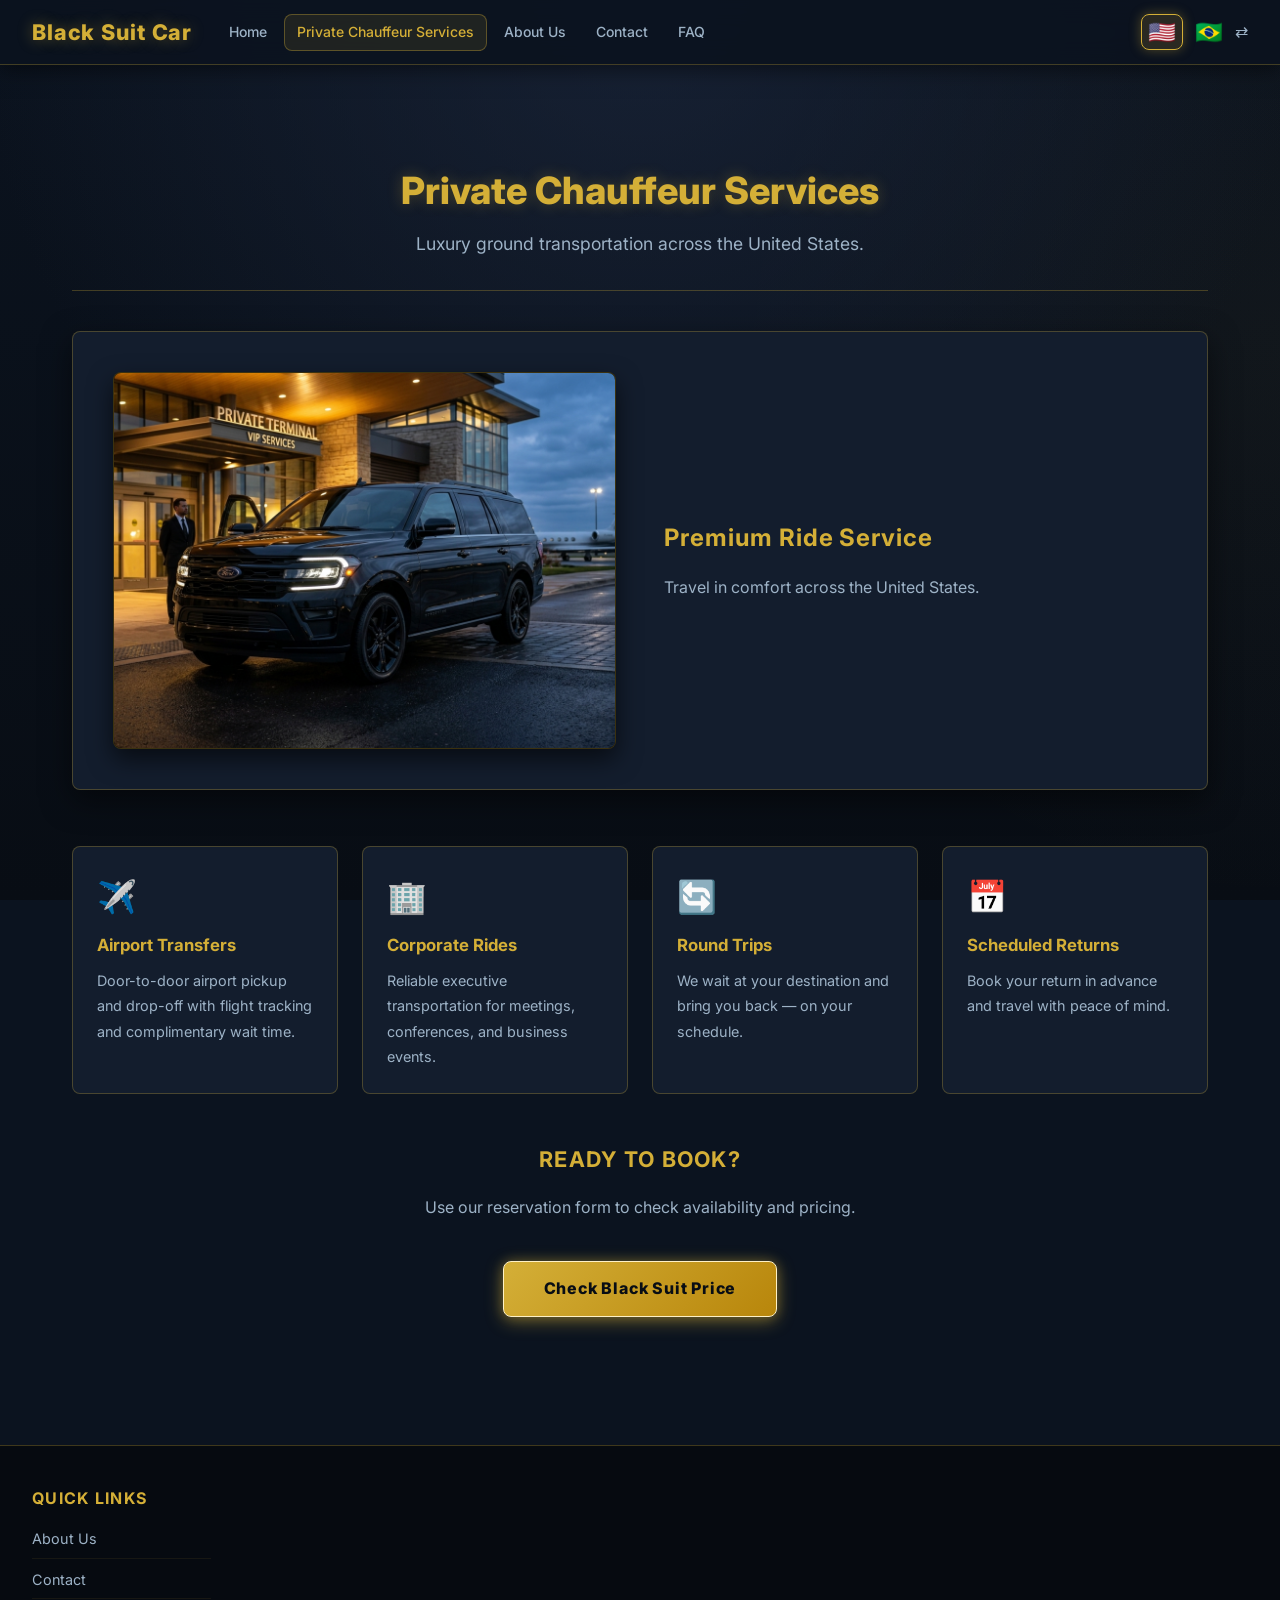
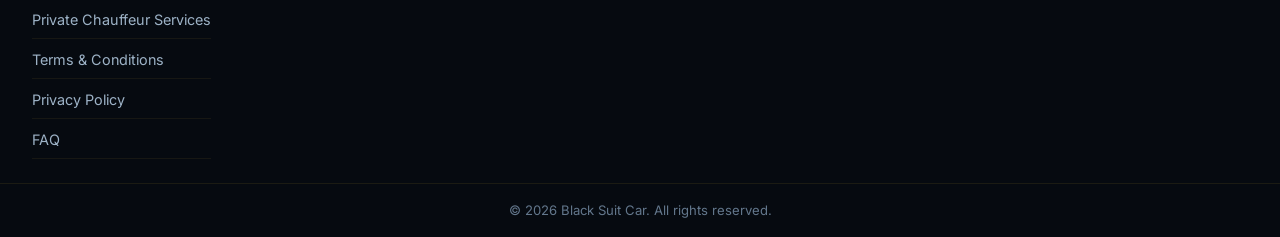
<file: services.html>
<!DOCTYPE html>
<html lang="en">
<head>
  <meta charset="UTF-8" />
  <meta name="viewport" content="width=device-width, initial-scale=1.0, viewport-fit=cover" />
  <title>Private Chauffeur Services – Black Suit Car</title>
  <meta name="description" content="Black Suit Car premium private chauffeur services: airport transfers, corporate rides, one-way trips and more across the United States." />
  <link rel="stylesheet" href="reset.css" />
  <link rel="stylesheet" href="style.css" />
  <link href="https://fonts.googleapis.com/css2?family=Inter:wght@400;600;700&display=swap" rel="stylesheet" />
</head>
<body>
  <header class="site-header">
    <a href="index.html" class="logo">Black Suit Car</a>
    <!-- Hamburger toggle (mobile) -->
    <button class="nav-toggle" id="navToggle" aria-label="Toggle menu" aria-expanded="false" aria-controls="mainNav">
      <span class="burger-line"></span>
      <span class="burger-line"></span>
      <span class="burger-line"></span>
    </button>

    <nav class="main-nav" id="mainNav" aria-label="Main navigation">
      <a href="index.html"    data-i18n="navHome">Home</a>
      <a href="services.html" data-i18n="navServices" class="active">Private Chauffeur Services</a>
      <a href="about.html"    data-i18n="navAbout">About Us</a>
      <a href="contact.html"  data-i18n="navContact">Contact</a>
      <a href="faq.html"      data-i18n="navFaq">FAQ</a>
    </nav>
    <nav class="lang-switcher" aria-label="Language selector">
      <button class="lang-btn" data-lang="en" aria-label="English">🇺🇸</button>
      <button class="lang-btn" data-lang="pt" aria-label="Português">🇧🇷</button>
      <span class="lang-indicator" aria-hidden="true">⇄</span>
    </nav>
  </header>

  <main class="page-content">
    <section class="page-hero">
      <h1 data-i18n="servicesHeroTitle">Private Chauffeur Services</h1>
      <p data-i18n="servicesHeroSubtitle">Luxury ground transportation across the United States.</p>
    </section>

    <!-- Services Visual Banner -->
    <section class="page-split">
      <div class="page-split-img">
        <img src="img-hero.jpg" alt="Premium SUV Service" loading="lazy" width="600" height="400" />
      </div>
      <div class="page-split-text">
        <h2 data-i18n="heroTitle">Premium Ride Service</h2>
        <p data-i18n="heroSubtitle">Travel in comfort across the United States with dedicated black car chauffeur service.</p>
      </div>
    </section>

    <section class="page-section page-section--grid">
      <div class="feature-card">
        <span class="feature-icon">✈️</span>
        <h3 data-i18n="svc1Title">Airport Transfers</h3>
        <p data-i18n="svc1Text">Door-to-door airport pickup and drop-off with flight tracking and complimentary wait time.</p>
      </div>
      <div class="feature-card">
        <span class="feature-icon">🏢</span>
        <h3 data-i18n="svc2Title">Corporate Rides</h3>
        <p data-i18n="svc2Text">Reliable executive transportation for meetings, conferences, and business events.</p>
      </div>
      <div class="feature-card">
        <span class="feature-icon">🔄</span>
        <h3 data-i18n="svc3Title">Round Trips</h3>
        <p data-i18n="svc3Text">We wait at your destination and bring you back — on your schedule.</p>
      </div>
      <div class="feature-card">
        <span class="feature-icon">📅</span>
        <h3 data-i18n="svc4Title">Scheduled Returns</h3>
        <p data-i18n="svc4Text">Book your return in advance and travel with peace of mind.</p>
      </div>
    </section>

    <section class="page-section" style="text-align:center;">
      <h2 data-i18n="servicesCtaTitle">Ready to Book?</h2>
      <p data-i18n="servicesCtaText" style="margin: 0 auto 1.5rem;">Use our reservation form to check availability and pricing.</p>
      <a href="index.html#rideForm" class="cta-button" style="display:inline-block;width:auto;padding:0.9rem 2.5rem;" data-i18n="ctaButton">Check Black Suit Price</a>
    </section>
  </main>

  <footer class="site-footer">
    <div class="footer-inner">
      <div class="footer-col">
        <h3 class="footer-heading" data-i18n="footerQuickLinksTitle">Quick Links</h3>
        <ul class="footer-links">
          <li><a href="about.html"    data-i18n="footerAbout">About Us</a></li>
          <li><a href="contact.html"  data-i18n="footerContact">Contact</a></li>
          <li><a href="services.html" data-i18n="footerServices">Private Chauffeur Services</a></li>
          <li><a href="terms.html"    data-i18n="footerTerms">Terms &amp; Conditions</a></li>
          <li><a href="privacy.html"  data-i18n="footerPrivacy">Privacy Policy</a></li>
          <li><a href="faq.html"      data-i18n="footerFaq">FAQ</a></li>
        </ul>
      </div>
    </div>
    <div class="footer-bottom">
      <p>&copy; <span id="year"></span> Black Suit Car. <span data-i18n="footerRights">All rights reserved.</span></p>
    </div>
  </footer>

  <script src="script.js" defer></script>
</body>
</html>
</file>
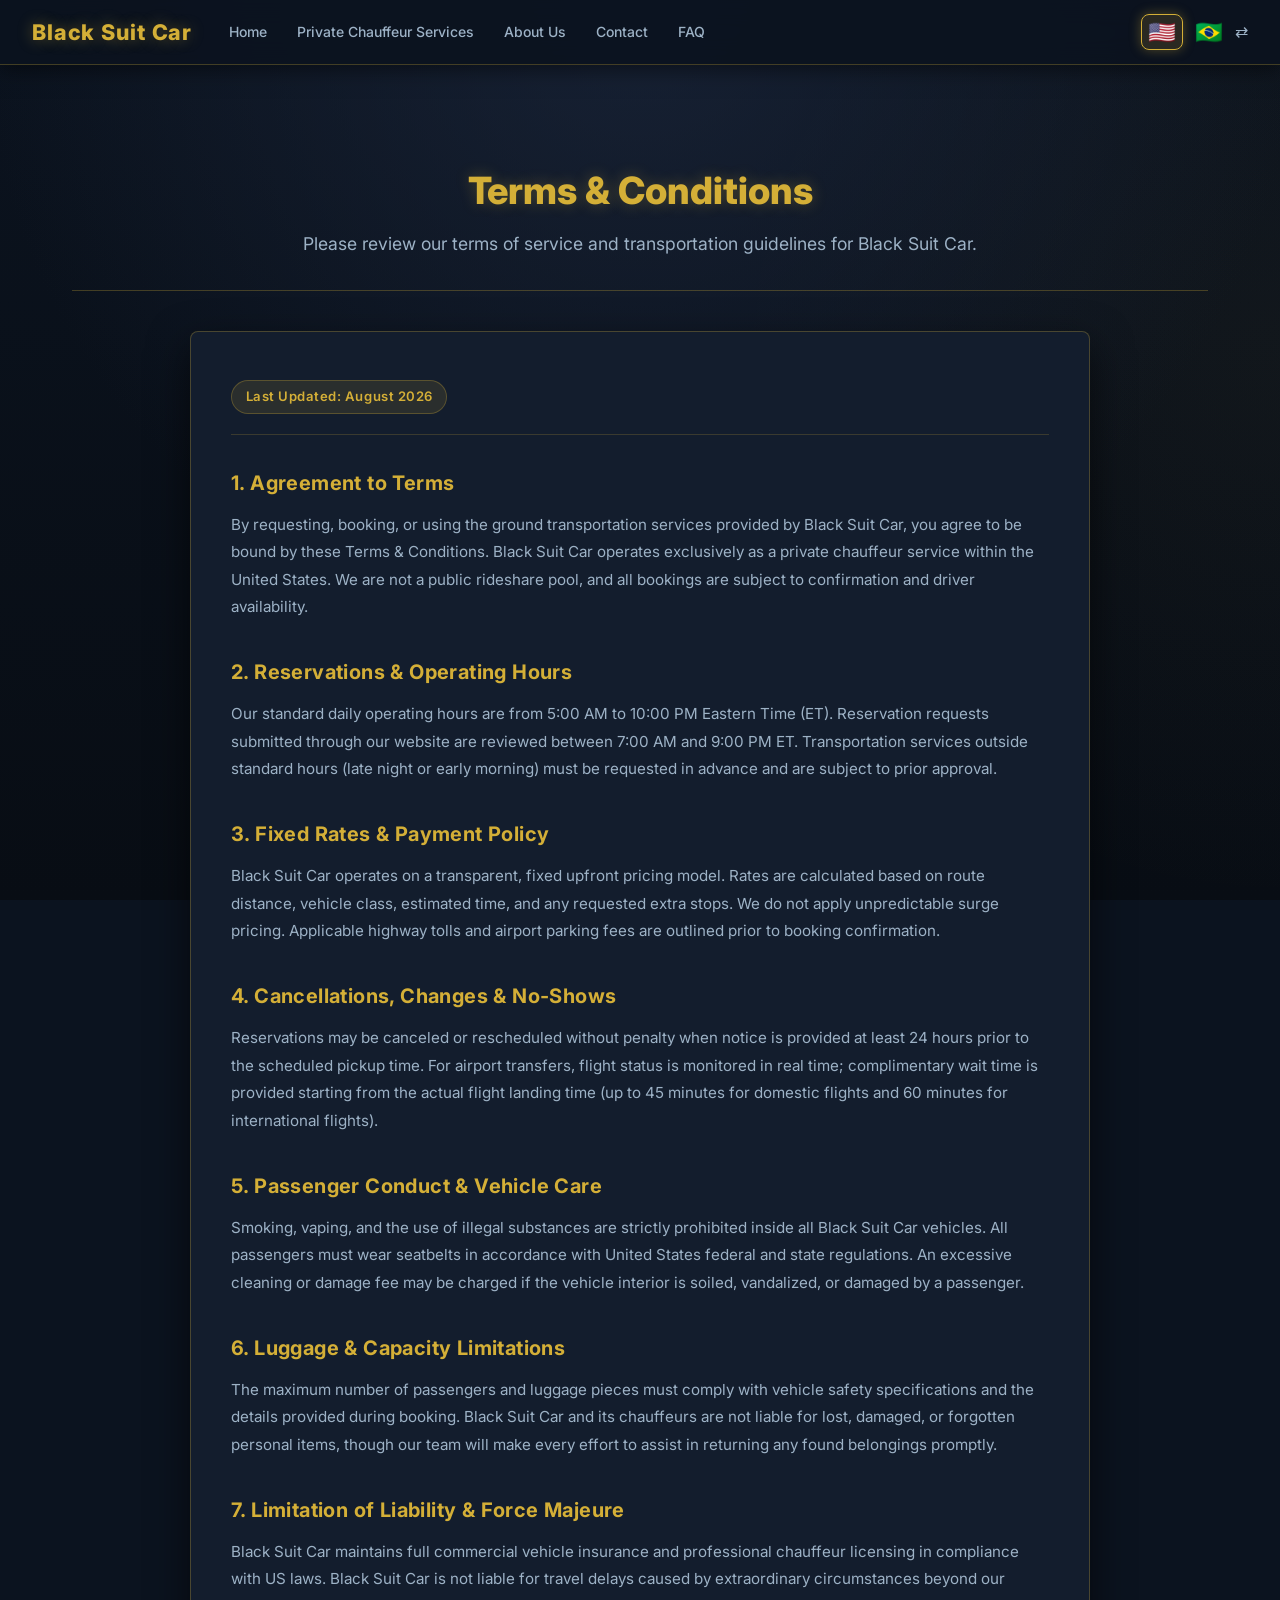
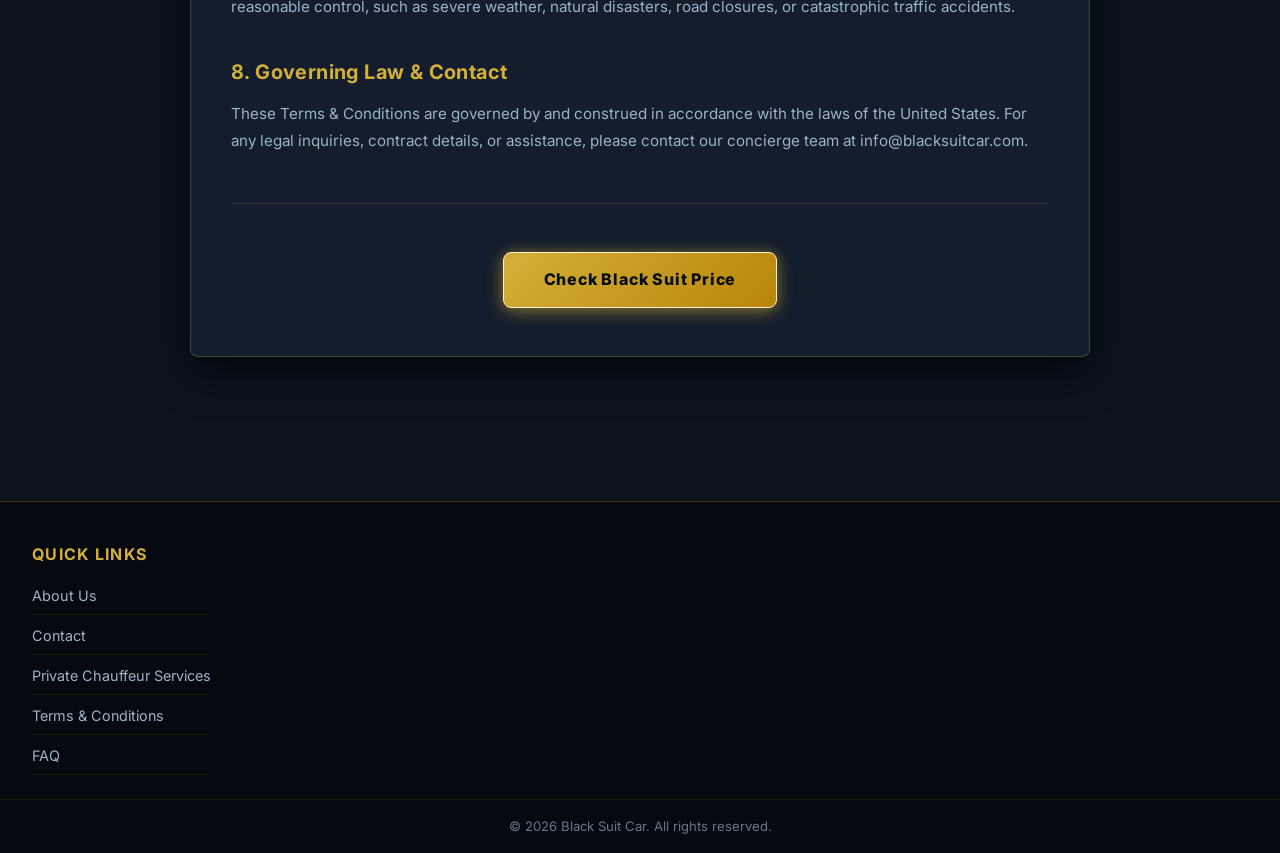
<file: terms.html>
<!DOCTYPE html>
<html lang="en">
<head>
  <meta charset="UTF-8" />
  <meta name="viewport" content="width=device-width, initial-scale=1.0, viewport-fit=cover" />
  <title>Terms &amp; Conditions – Black Suit Car</title>
  <meta name="description" content="Terms and Conditions for Black Suit Car private chauffeur services in the United States." />
  <link rel="stylesheet" href="reset.css" />
  <link rel="stylesheet" href="style.css" />
  <link href="https://fonts.googleapis.com/css2?family=Inter:wght@400;600;700;800&display=swap" rel="stylesheet" />
</head>
<body>
  <header class="site-header">
    <a href="index.html" class="logo">Black Suit Car</a>

    <!-- Hamburger toggle (mobile) -->
    <button class="nav-toggle" id="navToggle" aria-label="Toggle menu" aria-expanded="false" aria-controls="mainNav">
      <span class="burger-line"></span>
      <span class="burger-line"></span>
      <span class="burger-line"></span>
    </button>

    <nav class="main-nav" id="mainNav" aria-label="Main navigation">
      <a href="index.html"    data-i18n="navHome">Home</a>
      <a href="services.html" data-i18n="navServices">Private Chauffeur Services</a>
      <a href="about.html"    data-i18n="navAbout">About Us</a>
      <a href="contact.html"  data-i18n="navContact">Contact</a>
      <a href="faq.html"      data-i18n="navFaq">FAQ</a>
    </nav>

    <nav class="lang-switcher" aria-label="Language selector">
      <button class="lang-btn" data-lang="en" aria-label="English">🇺🇸</button>
      <button class="lang-btn" data-lang="pt" aria-label="Português">🇧🇷</button>
      <span class="lang-indicator" aria-hidden="true">⇄</span>
    </nav>
  </header>

  <main class="page-content">
    <section class="page-hero">
      <h1 data-i18n="termsHeroTitle">Terms &amp; Conditions</h1>
      <p data-i18n="termsHeroSubtitle">Please review our terms of service and transportation guidelines for Black Suit Car.</p>
    </section>

    <!-- Legal Terms Container -->
    <div class="legal-container">
      <div class="legal-meta">
        <span class="legal-badge" data-i18n="termsLastUpdated">Last Updated: August 2026</span>
      </div>

      <section class="legal-section">
        <h2 data-i18n="termsSec1Title">1. Agreement to Terms</h2>
        <p data-i18n="termsSec1Text">By requesting, booking, or using the ground transportation services provided by Black Suit Car, you agree to be bound by these Terms &amp; Conditions. Black Suit Car operates exclusively as a private chauffeur service within the United States. We are not a public rideshare pool, and all bookings are subject to confirmation and driver availability.</p>
      </section>

      <section class="legal-section">
        <h2 data-i18n="termsSec2Title">2. Reservations &amp; Operating Hours</h2>
        <p data-i18n="termsSec2Text">Our standard daily operating hours are from 5:00 AM to 10:00 PM Eastern Time (ET). Reservation requests submitted through our website are reviewed between 7:00 AM and 9:00 PM ET. Transportation services outside standard hours (late night or early morning) must be requested in advance and are subject to prior approval.</p>
      </section>

      <section class="legal-section">
        <h2 data-i18n="termsSec3Title">3. Fixed Rates &amp; Payment Policy</h2>
        <p data-i18n="termsSec3Text">Black Suit Car operates on a transparent, fixed upfront pricing model. Rates are calculated based on route distance, vehicle class, estimated time, and any requested extra stops. We do not apply unpredictable surge pricing. Applicable highway tolls and airport parking fees are outlined prior to booking confirmation.</p>
      </section>

      <section class="legal-section">
        <h2 data-i18n="termsSec4Title">4. Cancellations, Changes &amp; No-Shows</h2>
        <p data-i18n="termsSec4Text">Reservations may be canceled or rescheduled without penalty when notice is provided at least 24 hours prior to the scheduled pickup time. For airport transfers, flight status is monitored in real time; complimentary wait time is provided starting from the actual flight landing time (up to 45 minutes for domestic flights and 60 minutes for international flights).</p>
      </section>

      <section class="legal-section">
        <h2 data-i18n="termsSec5Title">5. Passenger Conduct &amp; Vehicle Care</h2>
        <p data-i18n="termsSec5Text">Smoking, vaping, and the use of illegal substances are strictly prohibited inside all Black Suit Car vehicles. All passengers must wear seatbelts in accordance with United States federal and state regulations. An excessive cleaning or damage fee may be charged if the vehicle interior is soiled, vandalized, or damaged by a passenger.</p>
      </section>

      <section class="legal-section">
        <h2 data-i18n="termsSec6Title">6. Luggage &amp; Capacity Limitations</h2>
        <p data-i18n="termsSec6Text">The maximum number of passengers and luggage pieces must comply with vehicle safety specifications and the details provided during booking. Black Suit Car and its chauffeurs are not liable for lost, damaged, or forgotten personal items, though our team will make every effort to assist in returning any found belongings promptly.</p>
      </section>

      <section class="legal-section">
        <h2 data-i18n="termsSec7Title">7. Limitation of Liability &amp; Force Majeure</h2>
        <p data-i18n="termsSec7Text">Black Suit Car maintains full commercial vehicle insurance and professional chauffeur licensing in compliance with US laws. Black Suit Car is not liable for travel delays caused by extraordinary circumstances beyond our reasonable control, such as severe weather, natural disasters, road closures, or catastrophic traffic accidents.</p>
      </section>

      <section class="legal-section">
        <h2 data-i18n="termsSec8Title">8. Governing Law &amp; Contact</h2>
        <p data-i18n="termsSec8Text">These Terms &amp; Conditions are governed by and construed in accordance with the laws of the United States. For any legal inquiries, contract details, or assistance, please contact our concierge team at info@blacksuitcar.com.</p>
      </section>

      <div class="legal-cta">
        <a href="index.html#rideForm" class="cta-button" style="display:inline-block;width:auto;padding:0.9rem 2.5rem;" data-i18n="ctaButton">Reserve Your Ride</a>
      </div>
    </div>
  </main>

  <footer class="site-footer">
    <div class="footer-inner">
      <div class="footer-col">
        <h3 class="footer-heading" data-i18n="footerQuickLinksTitle">Quick Links</h3>
        <ul class="footer-links">
          <li><a href="about.html"       data-i18n="footerAbout">About Us</a></li>
          <li><a href="contact.html"     data-i18n="footerContact">Contact</a></li>
          <li><a href="services.html"    data-i18n="footerServices">Private Chauffeur Services</a></li>
          <li><a href="terms.html"       data-i18n="footerTerms">Terms &amp; Conditions</a></li>
          <li><a href="faq.html"         data-i18n="footerFaq">FAQ</a></li>
        </ul>
      </div>
    </div>
    <div class="footer-bottom">
      <p>&copy; <span id="year"></span> Black Suit Car. <span data-i18n="footerRights">All rights reserved.</span></p>
    </div>
  </footer>

  <script src="script.js" defer></script>
</body>
</html>
</file>
<file: style.css>
/* style.css – Black Suit Car
   Theme: Dourado Nobre Imperial & Azul Marinho Profundo (Executive Gold & Royal Deep Navy)
   - #D4AF37 : Dourado Nobre (Imperial Gold)
   - #0B131F / #1B263B : Azul Marinho Profundo & Meia-Noite (Deep Royal Navy)
   - #F8F9FA : Branco Gelo / Alto Contraste
*/

@import url('https://fonts.googleapis.com/css2?family=Inter:wght@400;500;600;700;800&display=swap');

/* =====================================================
   DESIGN TOKENS
   ===================================================== */
:root {
  --color-bg: #0B131F;                  /* Deep Royal Midnight Navy */
  --color-navy-card: #131D2D;            /* Navy Panel Surface */
  --color-navy-elevated: #182538;        /* Elevated Navy Hover */
  --color-navy-input: #0A101A;           /* Midnight Input Field */
  
  --color-gold: #D4AF37;                 /* Imperial Gold */
  --color-gold-light: #FFF1C5;           /* Champagne Gold */
  --color-gold-dark: #AA820A;            /* Deep Amber Gold */
  --color-gold-glow: rgba(212, 175, 55, 0.35);
  
  --color-primary: #D4AF37;              /* Primary Accent Gold */
  --color-primary-hover: #E5C158;
  --color-text: #F8F9FA;                 /* Crisp High-Contrast White/Silver */
  --color-muted: #9DB2C6;                /* Soft Slate Navy Muted */
  --color-muted-dark: #63778C;
  
  --border-gold: rgba(212, 175, 55, 0.28);
  --border-gold-hover: rgba(212, 175, 55, 0.7);
  --shadow-gold-glow: 0 0 16px rgba(212, 175, 55, 0.25);
  
  --font-family: 'Inter', -apple-system, BlinkMacSystemFont, 'Segoe UI', Roboto, sans-serif;
  --radius: 0.5rem;
  --transition: 0.3s ease;
}

* {
  box-sizing: border-box;
}

body {
  margin: 0;
  background-color: var(--color-bg);
  background-image: 
    radial-gradient(circle at 50% 0%, rgba(27, 38, 59, 0.75) 0%, transparent 60%),
    radial-gradient(circle at 100% 40%, rgba(212, 175, 55, 0.04) 0%, transparent 40%),
    linear-gradient(180deg, #0B131F 0%, #080D14 100%);
  background-attachment: fixed;
  color: var(--color-text);
  font-family: var(--font-family);
  line-height: 1.6;
  -webkit-font-smoothing: antialiased;
}

/* =====================================================
   HEADER & NAVIGATION
   ===================================================== */
.site-header {
  display: flex;
  align-items: center;
  gap: 1.5rem;
  padding: 0.85rem 2rem;
  padding-top: max(0.85rem, env(safe-area-inset-top));
  padding-left: max(2rem, env(safe-area-inset-left));
  padding-right: max(2rem, env(safe-area-inset-right));
  background: rgba(11, 19, 31, 0.92);
  backdrop-filter: blur(12px);
  position: sticky;
  top: 0;
  z-index: 100;
  border-bottom: 1px solid var(--border-gold);
  box-shadow: 0 4px 20px rgba(0, 0, 0, 0.5);
  flex-wrap: wrap;
  position: relative;
}

.logo {
  font-size: 1.35rem;
  font-weight: 800;
  color: var(--color-gold);
  text-decoration: none;
  letter-spacing: 0.04em;
  white-space: nowrap;
  flex-shrink: 0;
  text-shadow: 0 0 15px rgba(212, 175, 55, 0.4);
  transition: transform var(--transition), text-shadow var(--transition);
}

.logo:hover {
  text-shadow: 0 0 22px rgba(212, 175, 55, 0.75);
}

/* Main navigation */
.main-nav {
  display: flex;
  align-items: center;
  gap: 0.25rem;
  flex: 1;
  flex-wrap: wrap;
}

.main-nav a {
  color: var(--color-muted);
  text-decoration: none;
  font-size: 0.875rem;
  font-weight: 500;
  padding: 0.4rem 0.75rem;
  border-radius: var(--radius);
  transition: color var(--transition), background var(--transition), border-color var(--transition);
  white-space: nowrap;
  border: 1px solid transparent;
}

.main-nav a:hover,
.main-nav a.active {
  color: var(--color-gold);
  background: rgba(212, 175, 55, 0.1);
  border-color: rgba(212, 175, 55, 0.35);
}

.lang-switcher {
  display: flex;
  align-items: center;
  gap: 0.35rem;
  margin-left: auto;
  flex-shrink: 0;
}

/* Hamburger button */
.nav-toggle {
  display: none;
  flex-direction: column;
  justify-content: center;
  align-items: center;
  gap: 5px;
  width: 44px;
  height: 44px;
  background: transparent;
  border: none;
  cursor: pointer;
  padding: 6px;
  border-radius: var(--radius);
  transition: background var(--transition);
  order: -1;
  flex-shrink: 0;
}
.nav-toggle:hover { background: rgba(212, 175, 55, 0.12); }

.burger-line {
  display: block;
  width: 22px;
  height: 2px;
  background: var(--color-gold);
  border-radius: 2px;
  transition: transform 0.3s ease, opacity 0.3s ease, width 0.3s ease;
  transform-origin: center;
}

.nav-toggle.is-active .burger-line:nth-child(1) {
  transform: translateY(7px) rotate(45deg);
}
.nav-toggle.is-active .burger-line:nth-child(2) {
  opacity: 0;
  width: 0;
}
.nav-toggle.is-active .burger-line:nth-child(3) {
  transform: translateY(-7px) rotate(-45deg);
}

.lang-btn {
  background: transparent;
  border: 1px solid transparent;
  border-radius: var(--radius);
  padding: 0.2rem 0.35rem;
  font-size: 1.4rem;
  cursor: pointer;
  transition: transform var(--transition), border-color var(--transition), background var(--transition);
}

.lang-btn:hover {
  transform: scale(1.15);
}

.lang-btn.active-lang {
  border-color: var(--color-gold);
  background: rgba(212, 175, 55, 0.15);
  box-shadow: 0 0 12px rgba(212, 175, 55, 0.35);
}

.lang-indicator {
  font-size: 1rem;
  color: var(--color-muted);
  user-select: none;
}

/* =====================================================
   HERO SECTION
   ===================================================== */
.hero {
  text-align: center;
  padding: 4.5rem 2rem 3.5rem;
  background: linear-gradient(135deg, rgba(13, 21, 32, 0.9) 0%, rgba(27, 38, 59, 0.85) 50%, rgba(13, 21, 32, 0.9) 100%);
  border-bottom: 1px solid var(--border-gold);
  position: relative;
  overflow: hidden;
}

.hero::after {
  content: '';
  position: absolute;
  top: 0;
  left: 50%;
  transform: translateX(-50%);
  width: 700px;
  height: 280px;
  background: radial-gradient(ellipse at center, rgba(212, 175, 55, 0.14), transparent 70%);
  pointer-events: none;
}

.hero h1 {
  font-size: 2.65rem;
  margin-bottom: 0.5rem;
  color: var(--color-gold);
  font-weight: 800;
  letter-spacing: 0.02em;
  text-shadow: 0 2px 12px rgba(0,0,0,0.6), 0 0 20px rgba(212, 175, 55, 0.3);
}

.hero p {
  font-size: 1.15rem;
  color: var(--color-muted);
  max-width: 650px;
  margin: 0 auto;
}

/* =====================================================
   CONTENT GRID (Form + Calendar)
   ===================================================== */
.content-grid {
  display: grid;
  grid-template-columns: 1fr 1fr;
  gap: 2rem;
  max-width: 1400px;
  margin: 2.5rem auto;
  padding: 0 2rem;
  align-items: start;
}

/* Form panel */
.reservation-form {
  background: var(--color-navy-card);
  padding: 2rem;
  border-radius: var(--radius);
  backdrop-filter: blur(8px);
  border: 1px solid var(--border-gold);
  box-shadow: 0 15px 40px rgba(0, 0, 0, 0.6), 0 0 20px rgba(212, 175, 55, 0.06);
}

.reservation-form h2 {
  color: var(--color-gold);
  margin-bottom: 1.5rem;
  font-size: 1.15rem;
  font-weight: 700;
  text-transform: uppercase;
  letter-spacing: 0.08em;
  border-bottom: 1px solid rgba(212, 175, 55, 0.2);
  padding-bottom: 0.75rem;
}

.form-group {
  margin-bottom: 1rem;
  display: flex;
  flex-direction: column;
}

.form-group label {
  margin-bottom: 0.35rem;
  font-weight: 600;
  font-size: 0.85rem;
  color: var(--color-muted);
}

.form-group input,
.form-group select,
.form-group textarea {
  padding: 0.7rem 0.85rem;
  border: 1px solid rgba(212, 175, 55, 0.25);
  border-radius: var(--radius);
  background-color: var(--color-navy-input) !important;
  background-image: none !important;
  color: var(--color-text) !important;
  font-family: var(--font-family);
  font-size: 0.95rem;
  transition: border-color var(--transition), background var(--transition), box-shadow var(--transition);
}

/* Custom styled dropdown select */
.form-group select {
  cursor: pointer;
  appearance: none;
  -webkit-appearance: none;
  -moz-appearance: none;
  background-image: url("data:image/svg+xml,%3Csvg xmlns='http://www.w3.org/2000/svg' width='18' height='18' viewBox='0 0 24 24' fill='none' stroke='%23D4AF37' stroke-width='2.5' stroke-linecap='round' stroke-linejoin='round'%3E%3Cpolyline points='6 9 12 15 18 9'%3E%3C/polyline%3E%3C/svg%3E");
  background-repeat: no-repeat;
  background-position: right 0.85rem center;
  background-size: 1.1rem;
  padding-right: 2.5rem;
}

.form-group select option {
  background-color: #0B131F !important;
  color: #F8F9FA !important;
  padding: 0.75rem 1rem;
  font-size: 0.95rem;
}

.form-group select option:hover,
.form-group select option:checked {
  background-color: #1B263B !important;
  color: #D4AF37 !important;
}

.form-group input:focus,
.form-group select:focus,
.form-group textarea:focus {
  outline: none;
  border-color: var(--color-gold);
  background: #101B2B;
  box-shadow: 0 0 12px rgba(212, 175, 55, 0.35);
}

/* Prevent Chrome / Safari / Edge autofill from turning input white or yellow */
input:-webkit-autofill,
input:-webkit-autofill:hover, 
input:-webkit-autofill:focus,
textarea:-webkit-autofill,
textarea:-webkit-autofill:hover,
textarea:-webkit-autofill:focus,
select:-webkit-autofill,
select:-webkit-autofill:hover,
select:-webkit-autofill:focus {
  -webkit-text-fill-color: #F8F9FA !important;
  -webkit-box-shadow: 0 0 0px 1000px #0A101A inset !important;
  box-shadow: 0 0 0px 1000px #0A101A inset !important;
  transition: background-color 5000s ease-in-out 0s;
}

/* =====================================================
   GOOGLE PLACES AUTOCOMPLETE DROPDOWN (Luxury Gold & Navy)
   ===================================================== */
.pac-container {
  background-color: #131D2D !important;
  border: 1px solid rgba(212, 175, 55, 0.45) !important;
  border-radius: 0.5rem !important;
  box-shadow: 0 12px 35px rgba(0, 0, 0, 0.85), 0 0 15px rgba(212, 175, 55, 0.15) !important;
  font-family: var(--font-family) !important;
  margin-top: 4px !important;
  z-index: 99999 !important;
}

.pac-item {
  padding: 0.75rem 1rem !important;
  color: #9DB2C6 !important;
  border-top: 1px solid rgba(212, 175, 55, 0.12) !important;
  cursor: pointer !important;
  font-size: 0.92rem !important;
  line-height: 1.4 !important;
}

.pac-item:first-child {
  border-top: none !important;
}

.pac-item:hover,
.pac-item-selected {
  background-color: #1B263B !important;
  color: #F8F9FA !important;
}

.pac-item-query {
  color: #D4AF37 !important;
  font-size: 0.95rem !important;
  font-weight: 600 !important;
  padding-right: 0.35rem !important;
}

.pac-matched {
  color: #FFF1C5 !important;
  font-weight: 700 !important;
}

.pac-icon {
  filter: invert(80%) sepia(50%) saturate(1000%) hue-rotate(5deg) brightness(100%) contrast(100%) !important;
}

.pac-logo::after {
  filter: invert(1) brightness(0.8);
}

/* Form Validation & Error Styles */
.field-error {
  color: #ff6b6b;
  font-size: 0.8rem;
  margin-top: 0.35rem;
  display: none;
  font-weight: 500;
  line-height: 1.35;
}
.field-error.is-visible {
  display: block;
  animation: fadeIn 0.25s ease-in-out;
}
.form-group input.input-error {
  border-color: #ff6b6b !important;
  background: rgba(255, 107, 107, 0.1) !important;
}

@keyframes fadeIn {
  from { opacity: 0; transform: translateY(-3px); }
  to { opacity: 1; transform: translateY(0); }
}

/* Multi-column form row */
.form-row {
  display: grid;
  grid-template-columns: 1fr 1fr;
  gap: 1rem;
  align-items: start;
}

.form-group--half {
  min-width: 0;
}
.form-group--date {
  min-width: 0;
}
.form-group--time {
  min-width: 0;
}

/* Time selector inputs */
.time-selectors {
  display: flex;
  align-items: center;
  gap: 0.35rem;
}

.time-selectors select {
  flex: 1;
  min-width: 0;
  text-align: center;
  padding: 0.65rem 0.4rem;
  padding-right: 1.6rem;
  background-position: right 0.35rem center;
  background-size: 0.85rem;
  font-weight: 600;
}

.time-selectors.has-error select {
  border-color: #ff6b6b !important;
  background-color: rgba(255, 107, 107, 0.1) !important;
}

.time-separator {
  color: var(--color-gold);
  font-weight: 700;
  font-size: 1.1rem;
  user-select: none;
}

/* Live Time Availability Pill */
.time-status-pill {
  display: inline-flex;
  align-items: center;
  gap: 0.35rem;
  font-size: 0.76rem;
  font-weight: 600;
  margin-top: 0.4rem;
  padding: 0.25rem 0.65rem;
  border-radius: 2rem;
  letter-spacing: 0.02em;
  transition: all 0.25s ease;
}

.time-status-pill.is-available {
  background: rgba(46, 204, 113, 0.15);
  color: #2ecc71;
  border: 1px solid rgba(46, 204, 113, 0.4);
}

.time-status-pill.is-occupied {
  background: rgba(231, 76, 60, 0.18);
  color: #ff6b6b;
  border: 1px solid rgba(231, 76, 60, 0.5);
  animation: pulse 1.8s infinite;
}

.time-status-pill.is-outside {
  background: rgba(243, 156, 18, 0.15);
  color: #f39c12;
  border: 1px solid rgba(243, 156, 18, 0.4);
}

@keyframes pulse {
  0%, 100% { opacity: 1; }
  50% { opacity: 0.75; }
}

.booking-notice {
  font-size: 0.78rem;
  color: var(--color-muted);
  text-align: center;
  margin-top: 0.75rem;
  line-height: 1.4;
}

/* CTA Button (Gold Glow on Navy) */
.cta-button {
  display: block;
  width: 100%;
  padding: 0.95rem;
  background: linear-gradient(135deg, #D4AF37 0%, #B8860B 100%);
  color: #080D14;
  border: 1px solid #FFF1C5;
  border-radius: var(--radius);
  font-size: 1rem;
  font-weight: 800;
  letter-spacing: 0.05em;
  cursor: pointer;
  transition: all var(--transition);
  margin-top: 1rem;
  box-shadow: 0 4px 18px rgba(212, 175, 55, 0.45), 0 0 12px rgba(212, 175, 55, 0.25);
  text-decoration: none;
  text-align: center;
}

.cta-button:hover {
  background: linear-gradient(135deg, #E5C158 0%, #C99710 100%);
  transform: translateY(-2px);
  box-shadow: 0 6px 25px rgba(212, 175, 55, 0.65);
}

/* Modal Overlay & Card for Occupied Time */
.modal-overlay {
  position: fixed;
  inset: 0;
  background: rgba(7, 12, 18, 0.9);
  backdrop-filter: blur(12px);
  display: flex;
  justify-content: center;
  align-items: center;
  z-index: 1000;
  padding: 1.5rem;
  opacity: 0;
  visibility: hidden;
  transition: opacity 0.3s ease, visibility 0.3s ease;
}

.modal-overlay.is-active {
  opacity: 1;
  visibility: visible;
}

body.modal-open {
  overflow: hidden;
}

.modal-card {
  background: var(--color-navy-card);
  border: 1px solid var(--color-gold);
  box-shadow: 0 20px 60px rgba(0,0,0,0.9), 0 0 35px rgba(212, 175, 55, 0.3);
  border-radius: 1rem;
  max-width: 480px;
  width: 100%;
  padding: 2.25rem 2rem;
  text-align: center;
  transform: scale(0.92);
  transition: transform 0.3s ease;
}

.modal-overlay.is-active .modal-card {
  transform: scale(1);
}

.modal-icon {
  font-size: 3rem;
  margin-bottom: 1rem;
}

.modal-title {
  font-size: 1.35rem;
  color: var(--color-gold);
  margin-bottom: 0.75rem;
  letter-spacing: 0.03em;
  font-weight: 800;
}

.modal-message {
  font-size: 0.95rem;
  color: var(--color-text);
  line-height: 1.6;
  margin-bottom: 1.75rem;
}

.modal-btn {
  margin-top: 0;
  padding: 0.85rem 1.5rem;
  font-size: 0.95rem;
}

/* =====================================================
   LONG-DISTANCE PRIVATE TRIP MODAL (Matches Reference)
   ===================================================== */
.long-distance-modal-card {
  max-width: 480px;
  text-align: left;
  padding: 2.25rem 2rem;
  background: #111B29;
  border: 1px solid rgba(212, 175, 55, 0.45);
  box-shadow: 0 25px 65px rgba(0, 0, 0, 0.95), 0 0 30px rgba(212, 175, 55, 0.18);
  border-radius: 0.75rem;
}

.long-distance-modal-title {
  font-size: 1.85rem;
  line-height: 1.2;
  color: #D4AF37;
  font-weight: 800;
  margin-bottom: 1.25rem;
  letter-spacing: -0.01em;
  text-shadow: 0 0 15px rgba(212, 175, 55, 0.25);
}

.long-distance-lead {
  font-size: 1.05rem;
  color: #F8F9FA;
  margin-bottom: 1.25rem;
  line-height: 1.5;
  font-weight: 600;
}

.long-distance-body {
  font-size: 0.95rem;
  color: #D3DDE8;
  margin-bottom: 1.25rem;
  line-height: 1.6;
}

.long-distance-explore {
  font-size: 0.98rem;
  color: #F8F9FA;
  margin-bottom: 1.75rem;
  font-weight: 600;
}

.modal-actions-stacked {
  display: flex;
  flex-direction: column;
  gap: 0.75rem;
  width: 100%;
}

.modal-btn-gold {
  display: block;
  width: 100%;
  padding: 0.95rem 1.5rem;
  background: #D4AF37;
  color: #0B131F;
  border: 1px solid #FFF1C5;
  border-radius: var(--radius);
  font-size: 1.05rem;
  font-weight: 700;
  text-align: center;
  text-decoration: none;
  cursor: pointer;
  transition: all var(--transition);
  margin-top: 0;
  box-shadow: 0 4px 15px rgba(212, 175, 55, 0.35);
}

.modal-btn-gold:hover {
  background: #E5C158;
  transform: translateY(-2px);
  box-shadow: 0 6px 22px rgba(212, 175, 55, 0.55);
}

.modal-btn-outline {
  display: block;
  width: 100%;
  padding: 0.95rem 1.5rem;
  background: #0B131F;
  color: #D4AF37;
  border: 1px solid rgba(212, 175, 55, 0.45);
  border-radius: var(--radius);
  font-size: 1.05rem;
  font-weight: 700;
  font-family: var(--font-family);
  text-align: center;
  cursor: pointer;
  transition: all var(--transition);
}

.modal-btn-outline:hover {
  background: #152236;
  border-color: #D4AF37;
  color: #FFF1C5;
  transform: translateY(-2px);
}

/* Calendar panel */
.calendar-section {
  display: flex;
  flex-direction: column;
  gap: 0.8rem;
  background: var(--color-navy-card);
  padding: 1.75rem;
  border-radius: var(--radius);
  border: 1px solid var(--border-gold);
  box-shadow: 0 15px 40px rgba(0, 0, 0, 0.6), 0 0 20px rgba(212, 175, 55, 0.06);
  backdrop-filter: blur(8px);
}

.calendar-header {
  font-size: 0.85rem;
  font-weight: 700;
  text-transform: uppercase;
  letter-spacing: 0.06em;
  color: var(--color-gold);
  line-height: 1.4;
  margin: 0 0 0.5rem;
  padding-bottom: 0.75rem;
  border-bottom: 1px solid rgba(212, 175, 55, 0.2);
}

.calendar-section iframe {
  width: 100%;
  border-radius: var(--radius);
  flex: 1;
  min-height: 480px;
  border: 1px solid rgba(212, 175, 55, 0.2);
}

.calendar-footer {
  padding-top: 0.5rem;
  border-top: 1px solid rgba(212, 175, 55, 0.15);
  display: flex;
  flex-direction: column;
  gap: 0.2rem;
}
.calendar-footer p {
  margin: 0;
  font-size: 0.78rem;
  color: var(--color-muted);
  line-height: 1.5;
  text-align: center;
}
.calendar-footer strong {
  color: var(--color-gold);
}

/* =====================================================
   TRUST & CREDIBILITY STRIP
   ===================================================== */
.trust-strip {
  background: rgba(13, 21, 32, 0.85);
  border-top: 1px solid var(--border-gold);
  border-bottom: 1px solid var(--border-gold);
  margin: 3.5rem 0 2.5rem;
  padding: 1.5rem;
  backdrop-filter: blur(10px);
}

.trust-strip-inner {
  max-width: 1400px;
  margin: 0 auto;
  display: grid;
  grid-template-columns: repeat(auto-fit, minmax(240px, 1fr));
  gap: 1.5rem;
  align-items: center;
}

.trust-badge-item {
  display: flex;
  align-items: center;
  gap: 0.85rem;
  padding: 0.65rem 0.85rem;
  background: var(--color-navy-card);
  border-radius: var(--radius);
  border: 1px solid rgba(212, 175, 55, 0.2);
  transition: border-color var(--transition), background var(--transition), transform var(--transition);
}
.trust-badge-item:hover {
  border-color: var(--color-gold);
  background: var(--color-navy-elevated);
  transform: translateY(-2px);
}

.trust-badge-icon {
  font-size: 1.5rem;
  flex-shrink: 0;
}

.trust-badge-text {
  font-size: 0.85rem;
  font-weight: 600;
  color: var(--color-text);
  line-height: 1.35;
}

/* =====================================================
   TRUST SHOWCASE CARDS
   ===================================================== */
.trust-showcase {
  max-width: 1400px;
  margin: 3.5rem auto 4.5rem;
  padding: 0 2rem;
}

.trust-showcase-header {
  text-align: center;
  margin-bottom: 2.5rem;
}

.trust-showcase-header h2 {
  font-size: 2rem;
  color: var(--color-gold);
  margin-bottom: 0.5rem;
  letter-spacing: 0.04em;
  font-weight: 800;
  text-shadow: 0 0 15px rgba(212, 175, 55, 0.25);
}

.trust-showcase-header p {
  font-size: 1.05rem;
  color: var(--color-muted);
  max-width: 700px;
  margin: 0 auto;
}

.trust-cards-grid {
  display: grid;
  grid-template-columns: repeat(auto-fit, minmax(320px, 1fr));
  gap: 2rem;
}

.trust-card {
  background: var(--color-navy-card);
  border: 1px solid var(--border-gold);
  border-radius: var(--radius);
  overflow: hidden;
  display: flex;
  flex-direction: column;
  transition: transform var(--transition), border-color var(--transition), box-shadow var(--transition);
  box-shadow: 0 10px 30px rgba(0,0,0,0.6);
}

.trust-card:hover {
  transform: translateY(-6px);
  border-color: var(--color-gold);
  box-shadow: 0 16px 36px rgba(212, 175, 55, 0.25);
}

.trust-card-media {
  position: relative;
  width: 100%;
  aspect-ratio: 16 / 10;
  overflow: hidden;
  background: #000;
}

.trust-card-media img {
  width: 100%;
  height: 100%;
  object-fit: cover;
  display: block;
  transition: transform 0.6s ease;
}

.trust-card:hover .trust-card-media img {
  transform: scale(1.05);
}

.trust-card-tag {
  position: absolute;
  top: 1rem;
  left: 1rem;
  background: rgba(11, 19, 31, 0.92);
  backdrop-filter: blur(8px);
  color: var(--color-gold);
  border: 1px solid var(--color-gold);
  padding: 0.35rem 0.75rem;
  border-radius: 2rem;
  font-size: 0.75rem;
  font-weight: 700;
  text-transform: uppercase;
  letter-spacing: 0.08em;
}

.trust-card-body {
  padding: 1.5rem;
  display: flex;
  flex-direction: column;
  gap: 0.6rem;
  flex: 1;
}

.trust-card-body h3 {
  font-size: 1.15rem;
  font-weight: 700;
  color: var(--color-gold);
  margin: 0;
}

.trust-card-body p {
  font-size: 0.9rem;
  color: var(--color-muted);
  line-height: 1.6;
  margin: 0;
}

/* =====================================================
   INNER PAGES – About, Services, Contact, FAQ
   ===================================================== */
.page-content {
  max-width: 1200px;
  margin: 0 auto;
  padding: 2rem;
}

.page-hero {
  text-align: center;
  padding: 4rem 1rem 2rem;
  border-bottom: 1px solid var(--border-gold);
  margin-bottom: 2.5rem;
}
.page-hero h1 {
  font-size: 2.35rem;
  color: var(--color-gold);
  margin-bottom: 0.5rem;
  font-weight: 800;
  text-shadow: 0 0 15px rgba(212, 175, 55, 0.3);
}
.page-hero p {
  font-size: 1.1rem;
  color: var(--color-muted);
}

.page-section {
  margin-bottom: 3rem;
}
.page-section h2 {
  font-size: 1.35rem;
  color: var(--color-gold);
  margin-bottom: 1rem;
  text-transform: uppercase;
  letter-spacing: 0.06em;
  font-weight: 700;
}
.page-section p {
  color: var(--color-muted);
  line-height: 1.75;
  max-width: 720px;
}

/* Feature cards grid */
.page-section--grid {
  display: grid;
  grid-template-columns: repeat(auto-fit, minmax(220px, 1fr));
  gap: 1.5rem;
}

.feature-card {
  background: var(--color-navy-card);
  border: 1px solid var(--border-gold);
  border-radius: var(--radius);
  padding: 1.5rem;
  display: flex;
  flex-direction: column;
  gap: 0.6rem;
  transition: border-color var(--transition), background var(--transition), transform var(--transition);
}
.feature-card:hover {
  background: var(--color-navy-elevated);
  border-color: var(--color-gold);
  transform: translateY(-3px);
  box-shadow: 0 10px 25px rgba(212, 175, 55, 0.15);
}
.feature-icon { font-size: 2rem; }
.feature-card h3 {
  font-size: 1.05rem;
  color: var(--color-gold);
  font-weight: 700;
}
.feature-card p { font-size: 0.9rem; color: var(--color-muted); }

/* Contact grid */
.contact-grid {
  display: grid;
  grid-template-columns: 1fr 1.5fr;
  gap: 3rem;
  align-items: start;
}
.contact-details {
  list-style: none;
  padding: 0;
  margin: 1rem 0 0;
  display: flex;
  flex-direction: column;
  gap: 0.75rem;
}
.contact-details li { font-size: 0.95rem; color: var(--color-muted); }
.contact-details a { color: var(--color-gold); text-decoration: none; font-weight: 600; }
.contact-details a:hover { text-decoration: underline; }
.contact-form-wrap {
  background: var(--color-navy-card);
  padding: 2rem;
  border-radius: var(--radius);
  border: 1px solid var(--border-gold);
  box-shadow: 0 10px 30px rgba(0,0,0,0.6);
}
.contact-form-wrap h2 {
  font-size: 1.1rem;
  color: var(--color-gold);
  text-transform: uppercase;
  letter-spacing: 0.06em;
  margin-bottom: 1rem;
  font-weight: 700;
}

/* Page Split Story Layout */
.page-split {
  display: grid;
  grid-template-columns: 1fr 1fr;
  gap: 3rem;
  align-items: center;
  margin-bottom: 3.5rem;
  background: var(--color-navy-card);
  border: 1px solid var(--border-gold);
  border-radius: var(--radius);
  padding: 2.5rem;
  overflow: hidden;
  box-shadow: 0 10px 30px rgba(0,0,0,0.5);
}

.page-split--reverse .page-split-text {
  order: 2;
}
.page-split--reverse .page-split-img {
  order: 1;
}

.page-split-img {
  width: 100%;
  aspect-ratio: 4 / 3;
  overflow: hidden;
  border-radius: var(--radius);
  border: 1px solid var(--border-gold);
  box-shadow: 0 10px 25px rgba(0,0,0,0.6);
  background: #000;
}

.page-split-img img {
  width: 100%;
  height: 100%;
  object-fit: cover;
  display: block;
  transition: transform 0.5s ease;
}

.page-split:hover .page-split-img img {
  transform: scale(1.03);
}

.page-split-text h2 {
  font-size: 1.5rem;
  color: var(--color-gold);
  margin-bottom: 1rem;
  letter-spacing: 0.04em;
  font-weight: 700;
}

.page-split-text p {
  color: var(--color-muted);
  line-height: 1.8;
  font-size: 1rem;
  max-width: none;
}

/* =====================================================
   FAQ ACCORDION & CTA
   ===================================================== */
.faq-container {
  max-width: 900px;
  margin: 0 auto 3.5rem;
}

.faq-accordion {
  display: flex;
  flex-direction: column;
  gap: 1rem;
}

.faq-item {
  background: var(--color-navy-card);
  border: 1px solid var(--border-gold);
  border-radius: var(--radius);
  overflow: hidden;
  transition: border-color var(--transition), background var(--transition), box-shadow var(--transition);
}

.faq-item:hover,
.faq-item.is-open {
  border-color: var(--color-gold);
  background: var(--color-navy-elevated);
  box-shadow: 0 8px 24px rgba(212, 175, 55, 0.15);
}

.faq-question {
  width: 100%;
  text-align: left;
  background: transparent;
  border: none;
  padding: 1.25rem 1.5rem;
  color: var(--color-text);
  font-size: 1.05rem;
  font-weight: 600;
  display: flex;
  justify-content: space-between;
  align-items: center;
  gap: 1rem;
  cursor: pointer;
  font-family: var(--font-family);
  transition: color var(--transition);
}

.faq-question:hover,
.faq-item.is-open .faq-question {
  color: var(--color-gold);
}

.faq-icon {
  font-size: 1.4rem;
  color: var(--color-gold);
  font-weight: 700;
  line-height: 1;
  transition: transform 0.3s ease;
  flex-shrink: 0;
}

.faq-item.is-open .faq-icon {
  transform: rotate(45deg);
}

.faq-answer {
  max-height: 0;
  overflow: hidden;
  transition: max-height 0.35s ease, padding 0.35s ease;
  padding: 0 1.5rem;
}

.faq-item.is-open .faq-answer {
  max-height: 500px;
  padding: 0 1.5rem 1.5rem;
}

.faq-answer p {
  color: var(--color-muted);
  line-height: 1.75;
  font-size: 0.95rem;
  margin: 0;
}

.faq-cta {
  text-align: center;
  max-width: 800px;
  margin: 0 auto 4rem;
  padding: 3rem 2rem;
  background: linear-gradient(135deg, rgba(11, 19, 31, 0.95) 0%, rgba(27, 38, 59, 0.95) 100%);
  border: 1px solid var(--border-gold);
  border-radius: var(--radius);
  box-shadow: 0 10px 30px rgba(0, 0, 0, 0.5);
}

.faq-cta h2 {
  font-size: 1.6rem;
  color: var(--color-gold);
  margin-bottom: 0.5rem;
  font-weight: 800;
}

.faq-cta p {
  color: var(--color-muted);
  font-size: 1rem;
  margin-bottom: 1.5rem;
}

/* =====================================================
   LEGAL PAGES – Terms & Conditions, Privacy Policy
   ===================================================== */
.legal-container {
  max-width: 900px;
  margin: 0 auto 4rem;
  background: var(--color-navy-card);
  border: 1px solid var(--border-gold);
  border-radius: var(--radius);
  padding: 3rem 2.5rem;
  box-shadow: 0 15px 40px rgba(0, 0, 0, 0.6);
}

.legal-meta {
  margin-bottom: 2rem;
  padding-bottom: 1.25rem;
  border-bottom: 1px solid rgba(212, 175, 55, 0.2);
}

.legal-badge {
  display: inline-block;
  padding: 0.35rem 0.85rem;
  background: rgba(212, 175, 55, 0.12);
  border: 1px solid var(--border-gold);
  border-radius: 2rem;
  color: var(--color-gold);
  font-size: 0.82rem;
  font-weight: 600;
  letter-spacing: 0.04em;
}

.legal-section {
  margin-bottom: 2.25rem;
}

.legal-section:last-of-type {
  margin-bottom: 1.5rem;
}

.legal-section h2 {
  font-size: 1.25rem;
  color: var(--color-gold);
  margin-bottom: 0.75rem;
  font-weight: 700;
  letter-spacing: 0.02em;
}

.legal-section p {
  color: var(--color-muted);
  line-height: 1.8;
  font-size: 0.95rem;
  margin: 0;
}

.legal-cta {
  margin-top: 3rem;
  padding-top: 2rem;
  border-top: 1px solid rgba(212, 175, 55, 0.2);
  text-align: center;
}

/* =====================================================
   REQUEST A SERVICE FORM (Long Distance 110+ Miles)
   ===================================================== */
.service-request-container {
  max-width: 780px;
  margin: 2.5rem auto 5rem;
  padding: 0 1.5rem;
}

.service-request-main-title {
  font-size: 2.75rem;
  font-weight: 800;
  color: #D4AF37;
  letter-spacing: -0.02em;
  margin-bottom: 2.5rem;
  text-shadow: 0 0 20px rgba(212, 175, 55, 0.25);
}

.service-request-form {
  display: flex;
  flex-direction: column;
  gap: 1.5rem;
}

.service-fieldset {
  border: none;
  padding: 0;
  margin: 0 0 1.5rem 0;
}

.service-section-heading {
  font-size: 1.15rem;
  font-weight: 700;
  color: #F8F9FA;
  text-transform: uppercase;
  letter-spacing: 0.06em;
  padding-bottom: 0.75rem;
  border-bottom: 1px solid rgba(212, 175, 55, 0.4);
  width: 100%;
  margin-bottom: 1.5rem;
  display: block;
}

.required-badge {
  color: #8A9BA8;
  font-size: 0.85rem;
  font-weight: 400;
  margin-left: 0.25rem;
}

.service-field-note {
  font-size: 0.82rem;
  color: #8A9BA8;
  margin: 0.15rem 0 0.5rem;
  line-height: 1.4;
}

.phone-row {
  display: grid;
  grid-template-columns: 1fr 1fr;
  gap: 1rem;
  margin-top: 0.25rem;
}

.phone-row .sub-label {
  font-size: 0.8rem;
  color: #8A9BA8;
  margin-bottom: 0.25rem;
  display: block;
}

.sub-label-note {
  font-size: 0.8rem;
  color: #8A9BA8;
  margin-top: 0.35rem;
  display: block;
}

.service-notice-banner {
  font-size: 0.88rem;
  color: #D3DDE8;
  background: rgba(212, 175, 55, 0.08);
  border-left: 3px solid #D4AF37;
  padding: 0.9rem 1.1rem;
  border-radius: 0.35rem;
  margin: 1.5rem 0 0.5rem;
  line-height: 1.5;
}

.consent-group {
  margin: 1.5rem 0 2rem;
  padding-top: 1rem;
}

.consent-title {
  font-size: 0.95rem;
  color: #F8F9FA;
  font-weight: 600;
  margin-bottom: 0.75rem;
  line-height: 1.4;
}

.consent-label {
  display: inline-flex;
  align-items: center;
  gap: 0.65rem;
  cursor: pointer;
  font-size: 1rem;
  color: #F8F9FA;
}

.consent-label input[type="checkbox"] {
  width: 1.2rem;
  height: 1.2rem;
  accent-color: #D4AF37;
  cursor: pointer;
}

.submit-action-area {
  margin-top: 0.5rem;
}

.submit-request-btn {
  background: #FFC107 !important;
  color: #080D14 !important;
  font-weight: 800 !important;
  padding: 1.1rem 2rem !important;
  border-radius: 0.45rem !important;
  font-size: 1.05rem !important;
  text-transform: uppercase !important;
  letter-spacing: 0.08em !important;
  box-shadow: 0 4px 20px rgba(255, 193, 7, 0.35) !important;
  width: auto;
  min-width: 220px;
  border: none;
  cursor: pointer;
  transition: all var(--transition);
}

.submit-request-btn:hover {
  background: #FFD54F !important;
  transform: translateY(-2px);
  box-shadow: 0 6px 25px rgba(255, 193, 7, 0.55) !important;
}

@media (max-width: 768px) {
  .phone-row {
    grid-template-columns: 1fr;
  }
  .service-request-main-title {
    font-size: 2.2rem;
  }
}

/* =====================================================
   FOOTER
   ===================================================== */
.site-footer {
  background: #060A10;
  border-top: 1px solid var(--border-gold);
  margin-top: 3rem;
  padding: 0;
}

.footer-inner {
  max-width: 1400px;
  margin: 0 auto;
  padding: 2.5rem 2rem 1.5rem;
  display: flex;
  flex-wrap: wrap;
  gap: 2.5rem;
}

.footer-col {
  min-width: 160px;
}

.footer-heading {
  font-size: 1rem;
  font-weight: 700;
  color: var(--color-gold);
  text-transform: uppercase;
  letter-spacing: 0.08em;
  margin: 0 0 1rem;
}

.footer-links {
  list-style: none;
  margin: 0;
  padding: 0;
  display: flex;
  flex-direction: column;
  gap: 0.55rem;
}

.footer-links a {
  color: var(--color-muted);
  text-decoration: none;
  font-size: 0.9rem;
  border-bottom: 1px solid rgba(212, 175, 55, 0.08);
  padding-bottom: 0.45rem;
  display: block;
  transition: color var(--transition), border-color var(--transition);
}

.footer-links a:hover {
  color: var(--color-gold);
  border-color: rgba(212, 175, 55, 0.5);
}

.footer-bottom {
  border-top: 1px solid rgba(212, 175, 55, 0.1);
  text-align: center;
  padding: 1rem 2rem;
  color: var(--color-muted-dark);
  font-size: 0.82rem;
}

/* =====================================================
   RESPONSIVE – mobile-first
   ===================================================== */
@media (max-width: 1024px) {
  .content-grid {
    grid-template-columns: 1fr;
    padding: 0 1.5rem;
    gap: 1.5rem;
  }
  .hero h1 { font-size: 2.2rem; }

  .page-split {
    grid-template-columns: 1fr;
    gap: 2rem;
    padding: 1.75rem;
  }
  .page-split--reverse .page-split-text { order: 1; }
  .page-split--reverse .page-split-img  { order: 2; }

  .trust-strip-inner {
    grid-template-columns: repeat(2, 1fr);
  }

  .trust-cards-grid {
    grid-template-columns: repeat(auto-fit, minmax(280px, 1fr));
    gap: 1.5rem;
  }

  /* Show hamburger */
  .nav-toggle {
    display: flex;
  }

  .main-nav {
    position: absolute;
    top: 100%;
    left: 0;
    right: 0;
    background: rgba(11, 19, 31, 0.98);
    backdrop-filter: blur(16px);
    border-bottom: 2px solid var(--color-gold);
    flex-direction: column;
    align-items: stretch;
    padding: 0;
    max-height: 0;
    overflow: hidden;
    transition: max-height 0.35s ease, padding 0.35s ease;
    z-index: 200;
    flex: unset;
  }

  .main-nav.nav-open {
    max-height: 400px;
    padding: 0.5rem 0 1rem;
  }

  .main-nav a {
    padding: 0.9rem 1.5rem;
    border-radius: 0;
    border-bottom: 1px solid rgba(212, 175, 55, 0.1);
    font-size: 1rem;
    font-weight: 500;
  }
  .main-nav a:last-child {
    border-bottom: none;
  }
  .main-nav a:hover,
  .main-nav a.active {
    background: rgba(212, 175, 55, 0.15);
    padding-left: 2rem;
  }

  body.menu-open {
    overflow: hidden;
  }
}

/* ── Phones (≤ 480px) ── */
@media (max-width: 480px) {
  html, body {
    overflow-x: hidden;
  }

  .site-header {
    padding: 0.75rem 1rem;
  }
  .logo {
    font-size: 1.1rem;
    letter-spacing: 0.02em;
  }
  .lang-btn {
    font-size: 1.3rem;
    min-width: 44px;
    min-height: 44px;
    display: flex;
    align-items: center;
    justify-content: center;
  }
  .lang-indicator {
    font-size: 1rem;
  }

  .hero {
    padding: 2.5rem 1rem 2rem;
  }
  .hero h1 {
    font-size: 1.65rem;
    line-height: 1.25;
    margin-bottom: 0.6rem;
  }
  .hero p {
    font-size: 0.95rem;
    line-height: 1.5;
    color: var(--color-muted);
  }

  .content-grid {
    grid-template-columns: 1fr;
    padding: 0 0.75rem;
    gap: 1.25rem;
    margin: 1.25rem auto;
  }

  .reservation-form {
    padding: 1.25rem 1rem;
    border-radius: 0.75rem;
  }
  .reservation-form h2 {
    font-size: 0.95rem;
    margin-bottom: 1rem;
  }

  .form-row {
    grid-template-columns: 1fr;
    gap: 0.85rem;
  }
  .form-group {
    margin-bottom: 0.85rem;
  }
  .form-group label {
    font-size: 0.78rem;
    text-transform: uppercase;
    letter-spacing: 0.06em;
    margin-bottom: 0.4rem;
  }
  .form-group input,
  .form-group select,
  .form-group textarea {
    padding: 0.75rem 0.85rem;
    font-size: 1rem;
    border-radius: 0.5rem;
    -webkit-appearance: none;
    appearance: none;
  }
  .form-group select {
    padding-right: 2.5rem;
  }
  .time-selectors select {
    padding: 0.75rem 0.35rem;
    padding-right: 1.5rem;
    font-size: 0.95rem;
  }
  .form-group textarea {
    min-height: 80px;
    resize: vertical;
  }

  .cta-button {
    padding: 1rem;
    font-size: 1rem;
    border-radius: 0.75rem;
    margin-top: 1.25rem;
    box-shadow: 0 0 20px rgba(212, 175, 55, 0.45);
    letter-spacing: 0.04em;
  }

  .calendar-section {
    padding: 1rem 0.75rem;
    border-radius: 0.75rem;
    gap: 0.6rem;
  }
  .calendar-header {
    font-size: 0.75rem;
    padding-bottom: 0.6rem;
  }
  .calendar-section iframe {
    height: 500px;
    min-height: 500px;
    border-radius: 0.5rem;
  }
  .calendar-footer p {
    font-size: 0.72rem;
  }

  .trust-strip {
    margin: 2rem 0 1.5rem;
    padding: 1rem 0.75rem;
  }
  .trust-strip-inner {
    grid-template-columns: 1fr;
    gap: 0.6rem;
  }
  .trust-badge-item {
    padding: 0.5rem 0.65rem;
  }

  .trust-showcase {
    padding: 0 0.75rem;
    margin: 2.25rem auto;
  }
  .trust-showcase-header h2 {
    font-size: 1.4rem;
    line-height: 1.3;
  }
  .trust-showcase-header p {
    font-size: 0.9rem;
  }
  .trust-cards-grid {
    grid-template-columns: 1fr;
    gap: 1.25rem;
  }
  .trust-card-body {
    padding: 1.25rem 1rem;
  }

  .page-split {
    padding: 1rem;
    gap: 1.25rem;
    margin-bottom: 2rem;
  }
  .page-split-text h2 {
    font-size: 1.3rem;
  }
  .page-split-text p {
    font-size: 0.9rem;
  }

  .site-footer {
    padding: 1rem 1.5rem;
    font-size: 0.8rem;
  }
}

@media (max-width: 360px) {
  .hero h1 { font-size: 1.45rem; }
  .logo   { font-size: 1rem; }
  .content-grid { padding: 0 0.5rem; }
}
</file>
